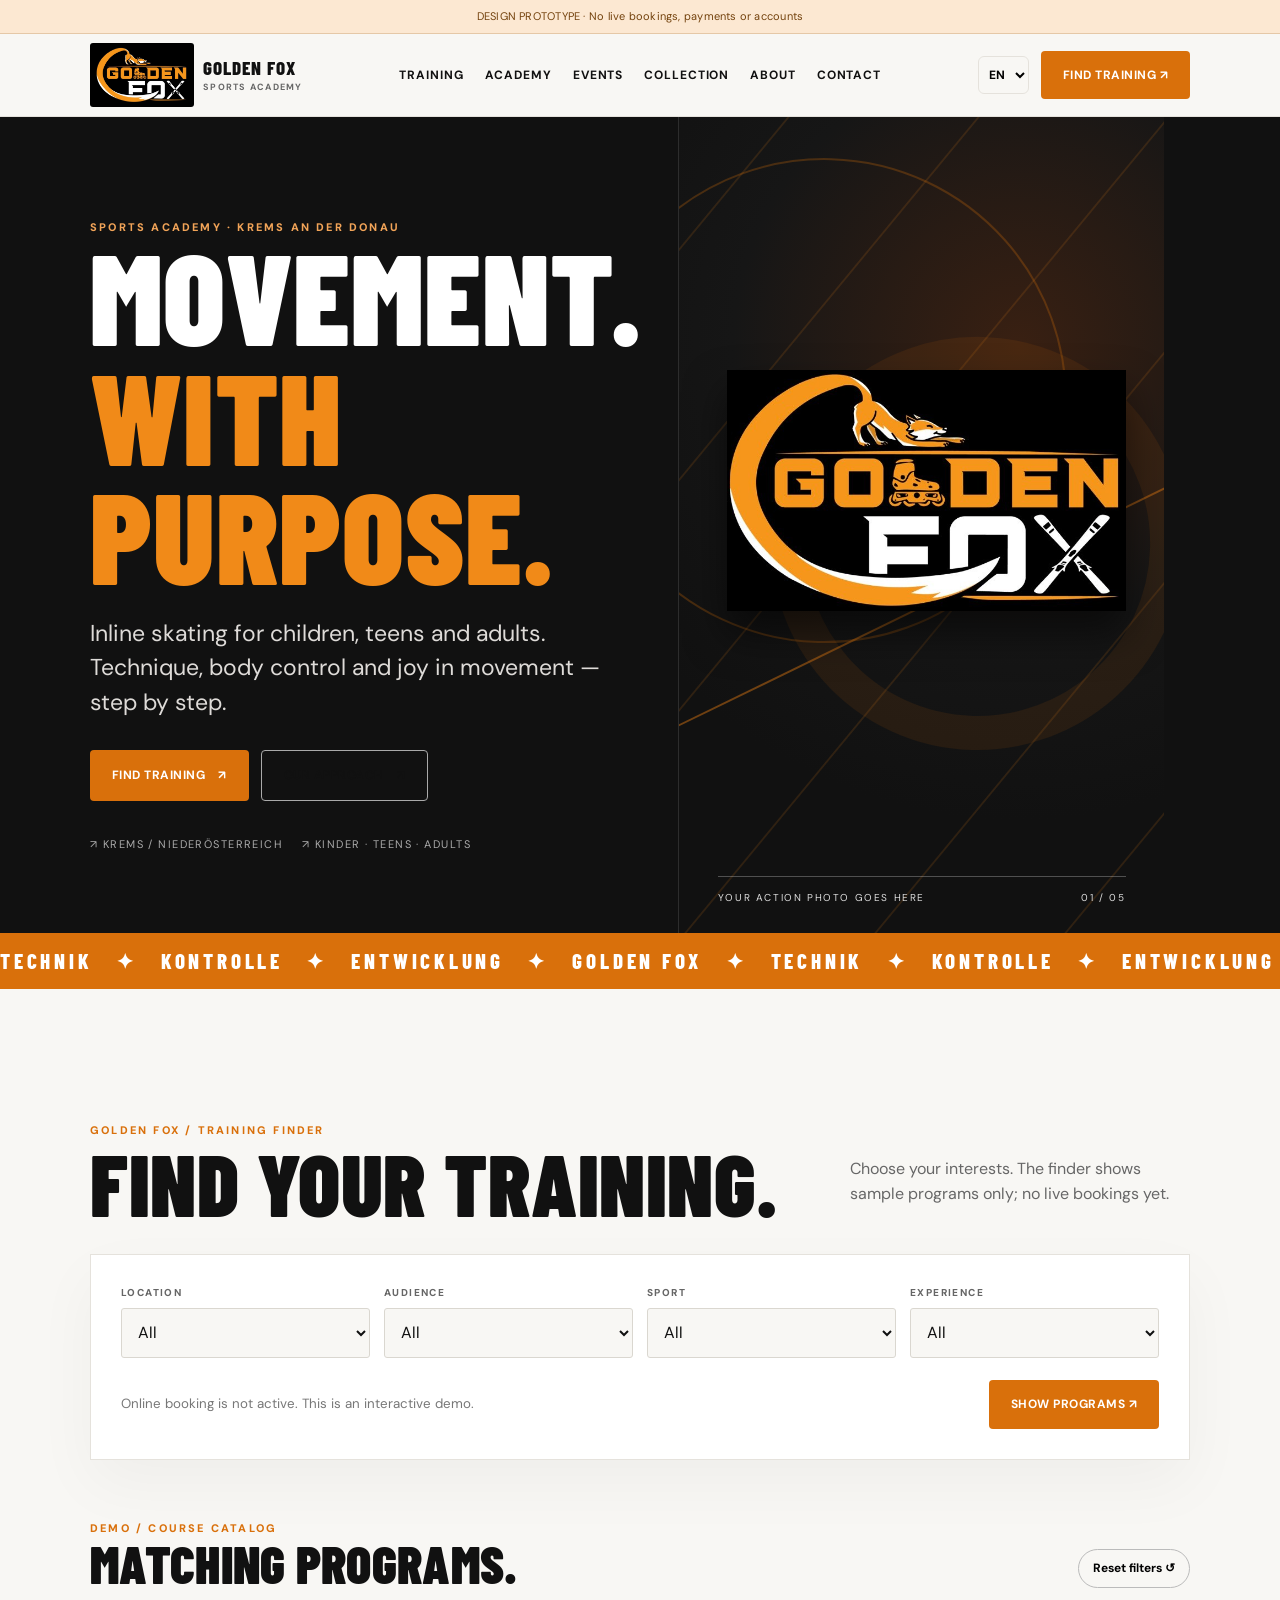
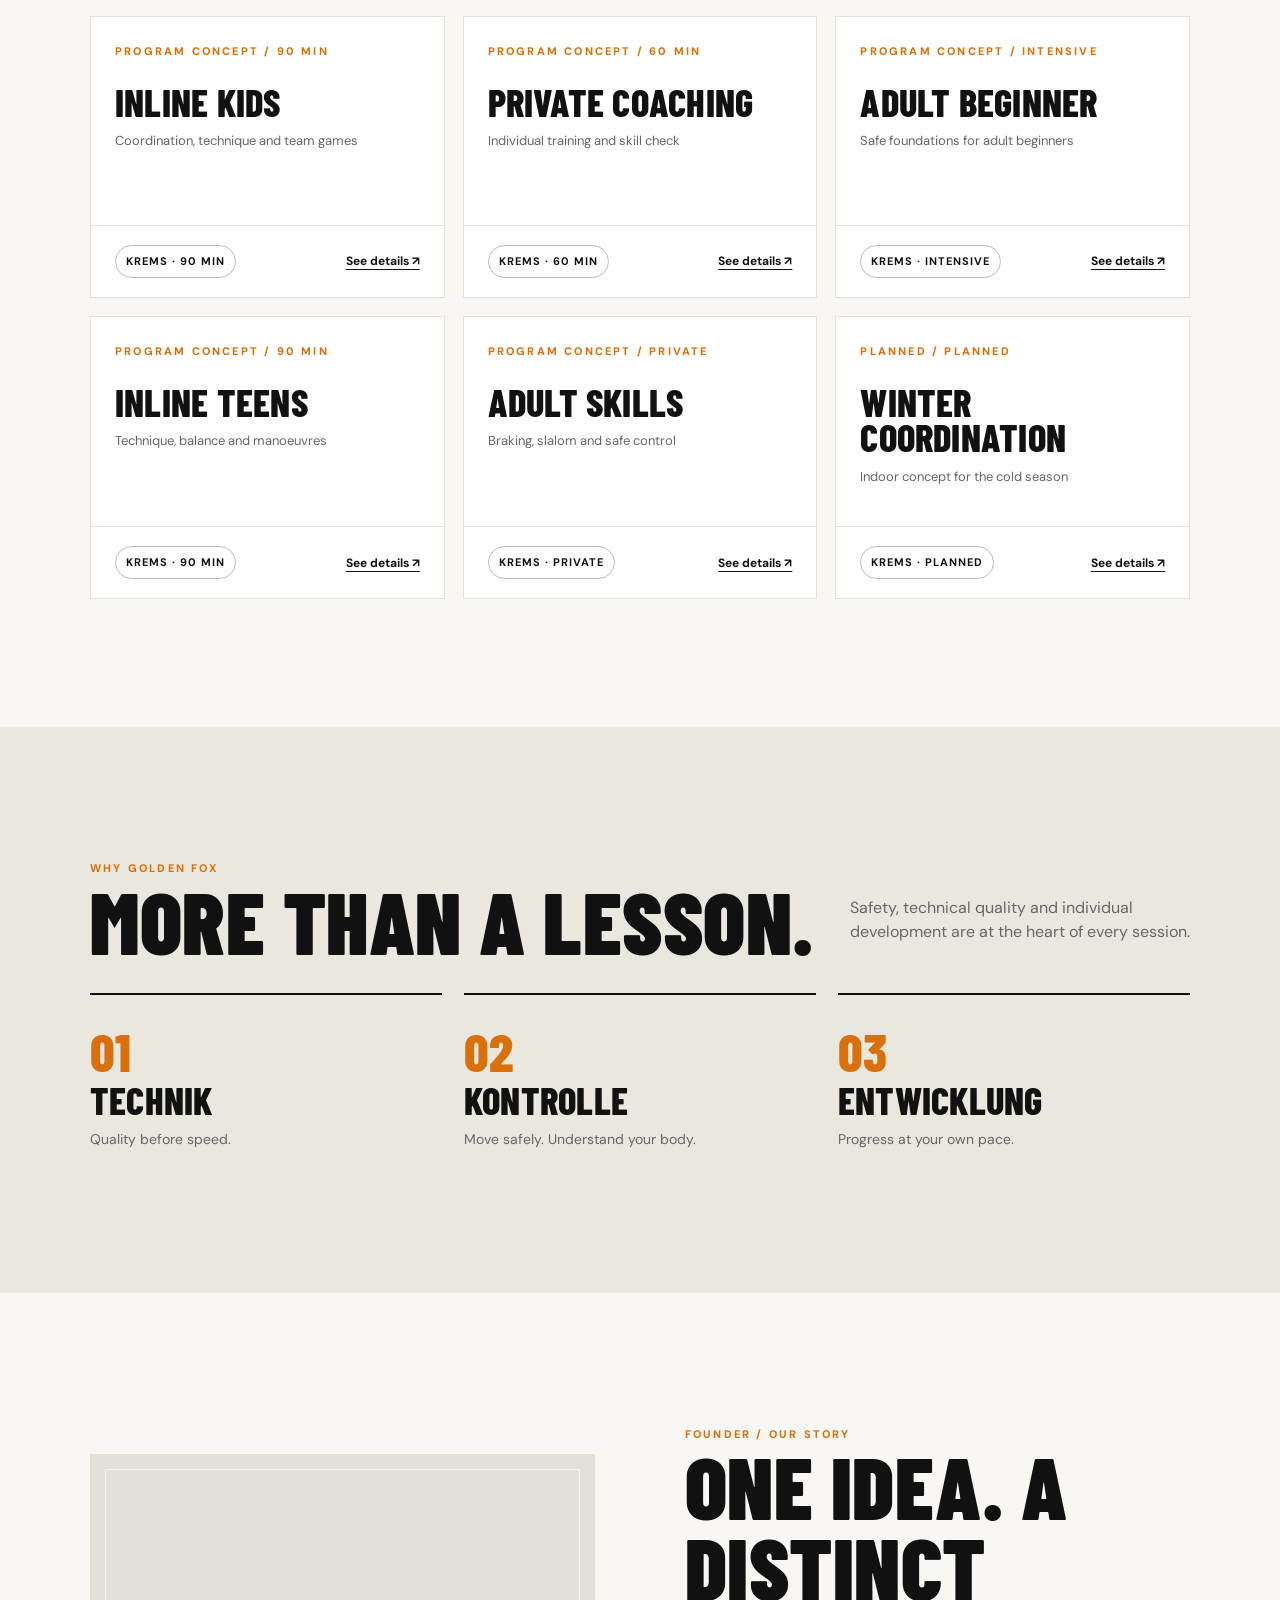
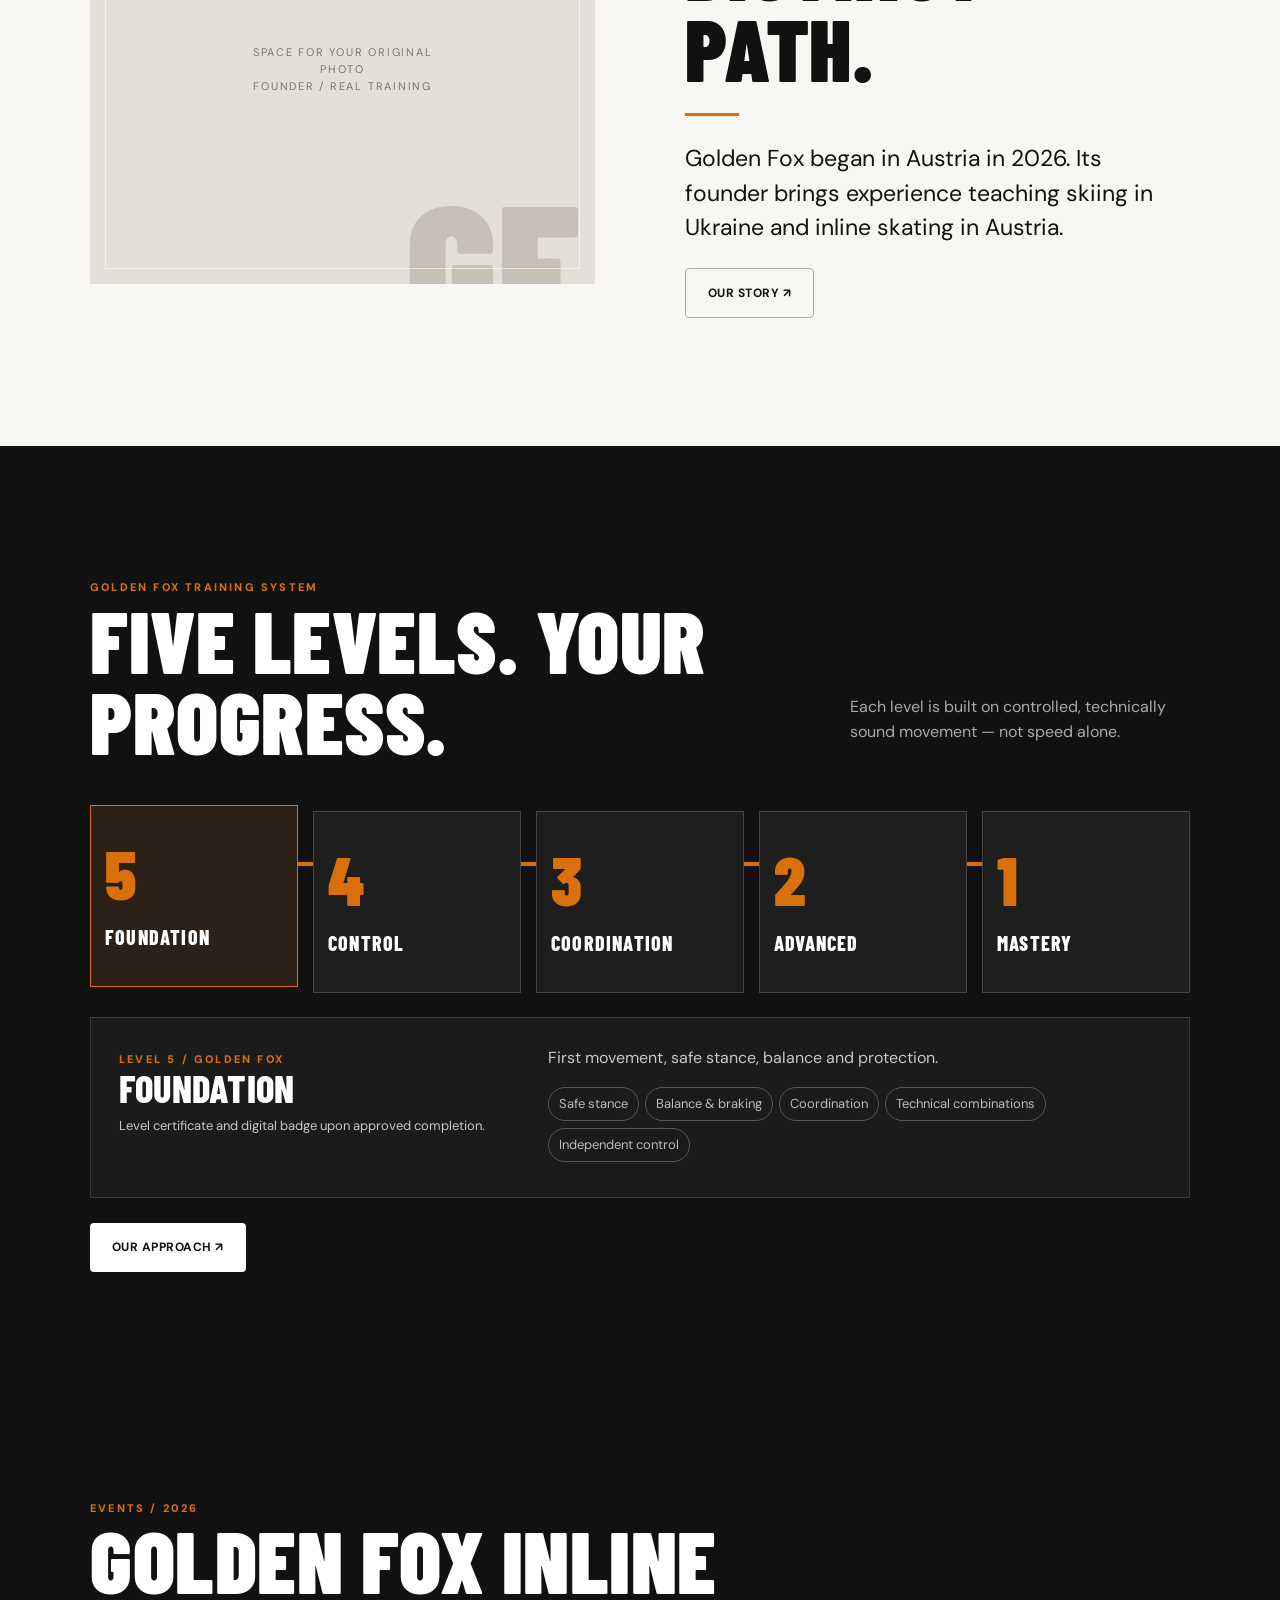
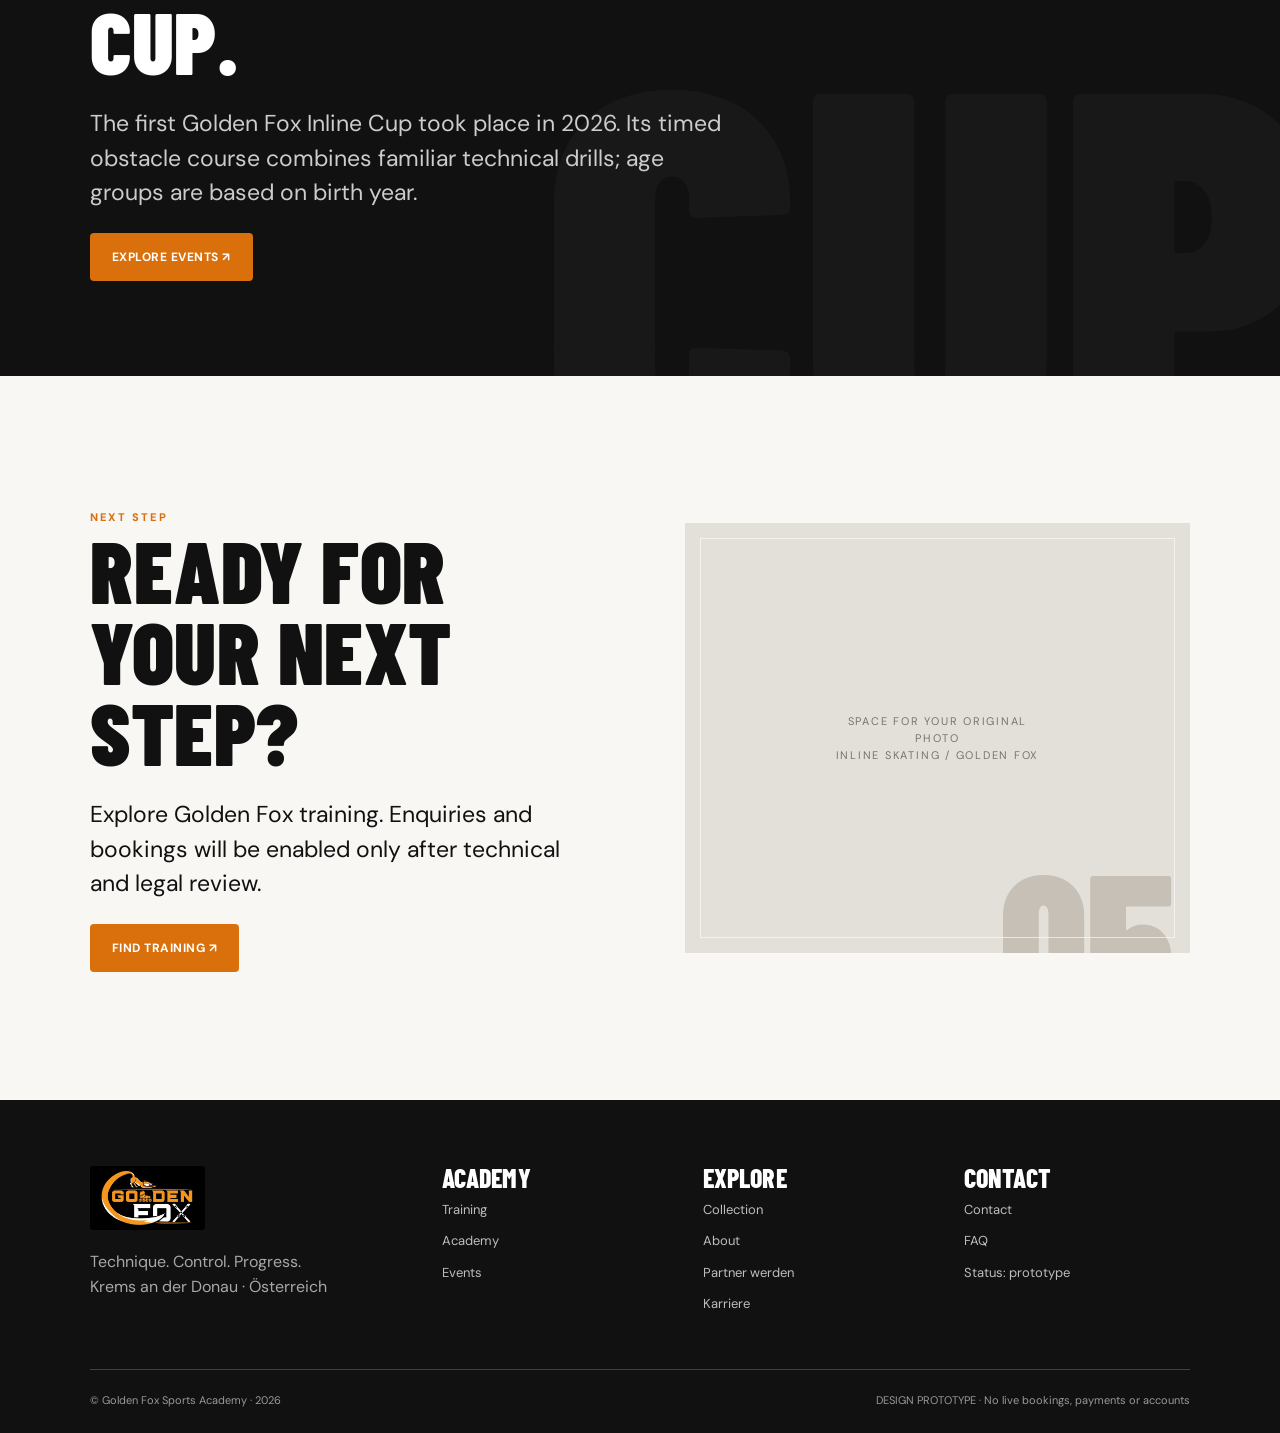
<file: index.html>
<!doctype html><html lang="de"><head><meta charset="utf-8"><meta name="viewport" content="width=device-width,initial-scale=1"><meta name="theme-color" content="#111111"><meta name="description" content="Golden Fox Sports Academy — Inline-Skating-Training mit System für Kinder, Jugendliche und Erwachsene in Krems an der Donau."><title>Home — Golden Fox Sports Academy</title><link rel="icon" type="image/png" href="golden-fox-logo.png"><link rel="stylesheet" href="style.css"></head><body data-page="index"><a href="#main" class="skip">Zum Inhalt springen</a><div id="app"></div><script defer src="app.js"></script></body></html>
</file>
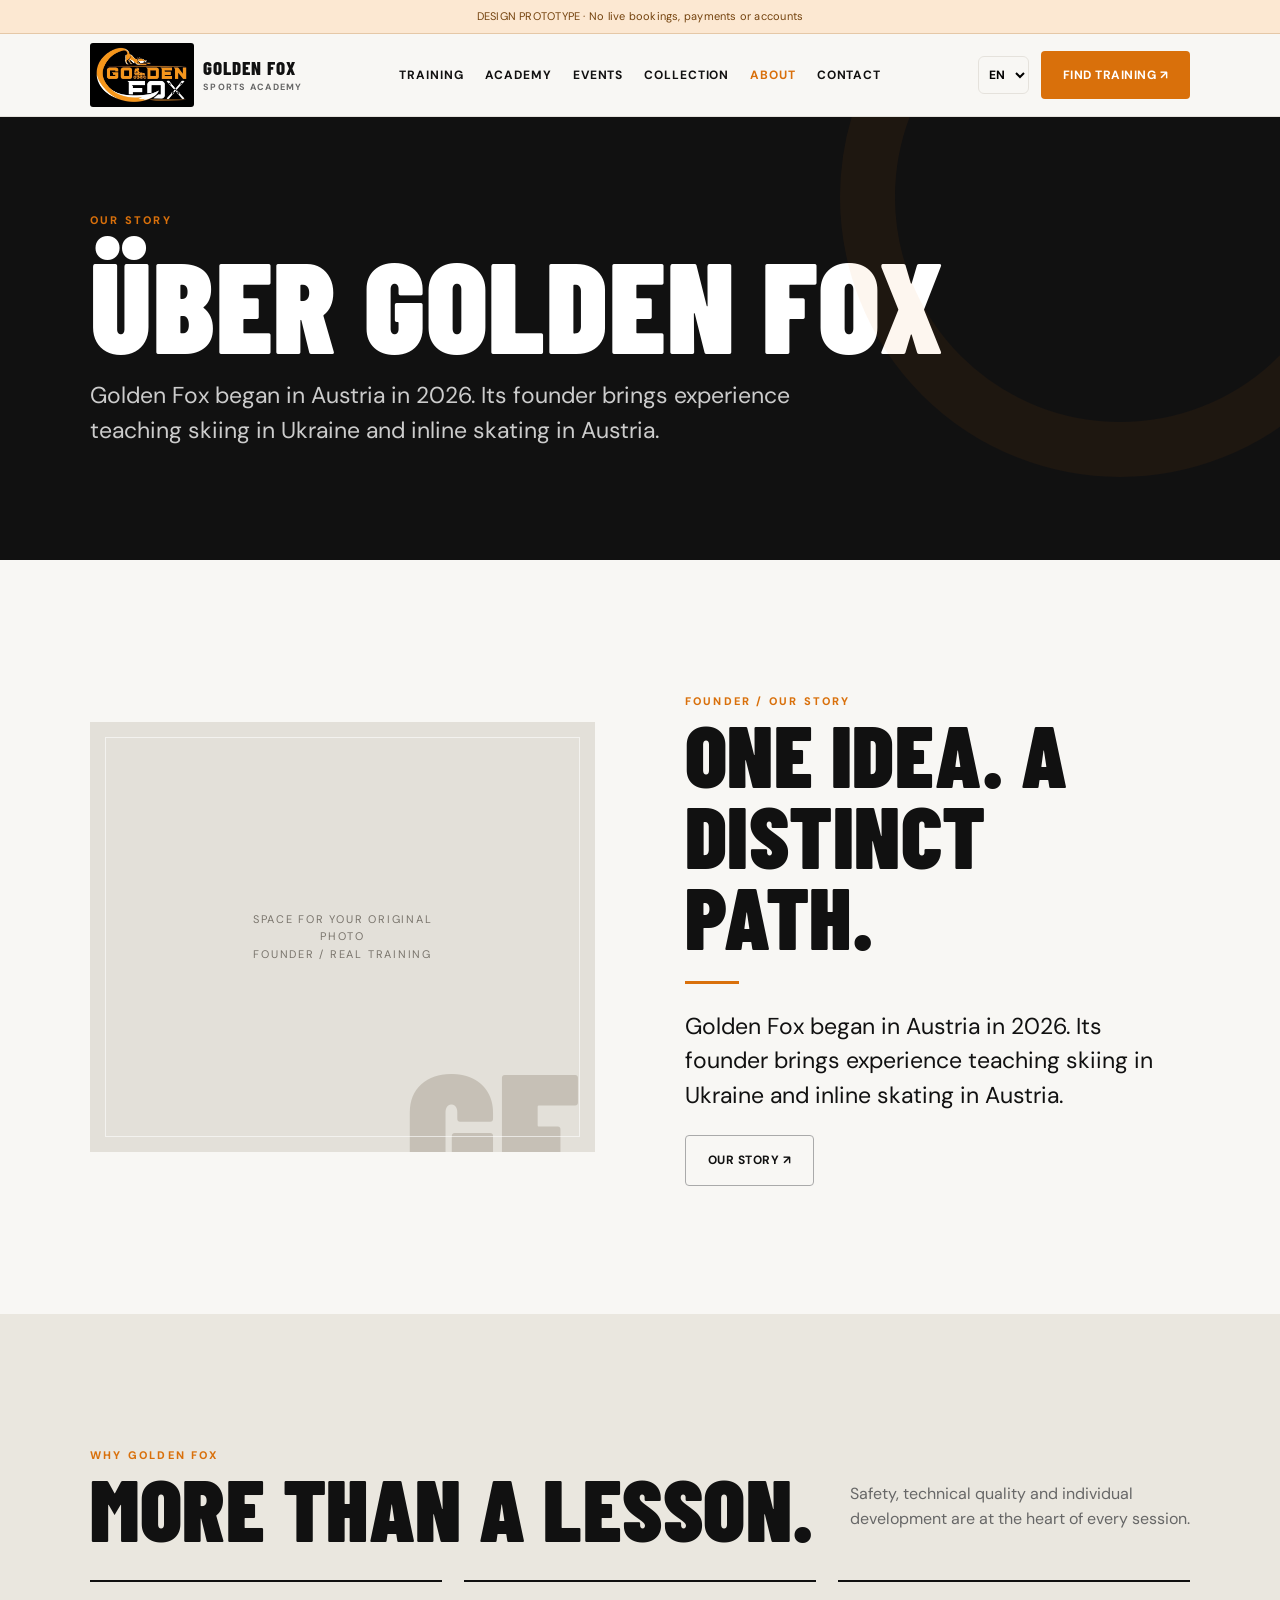
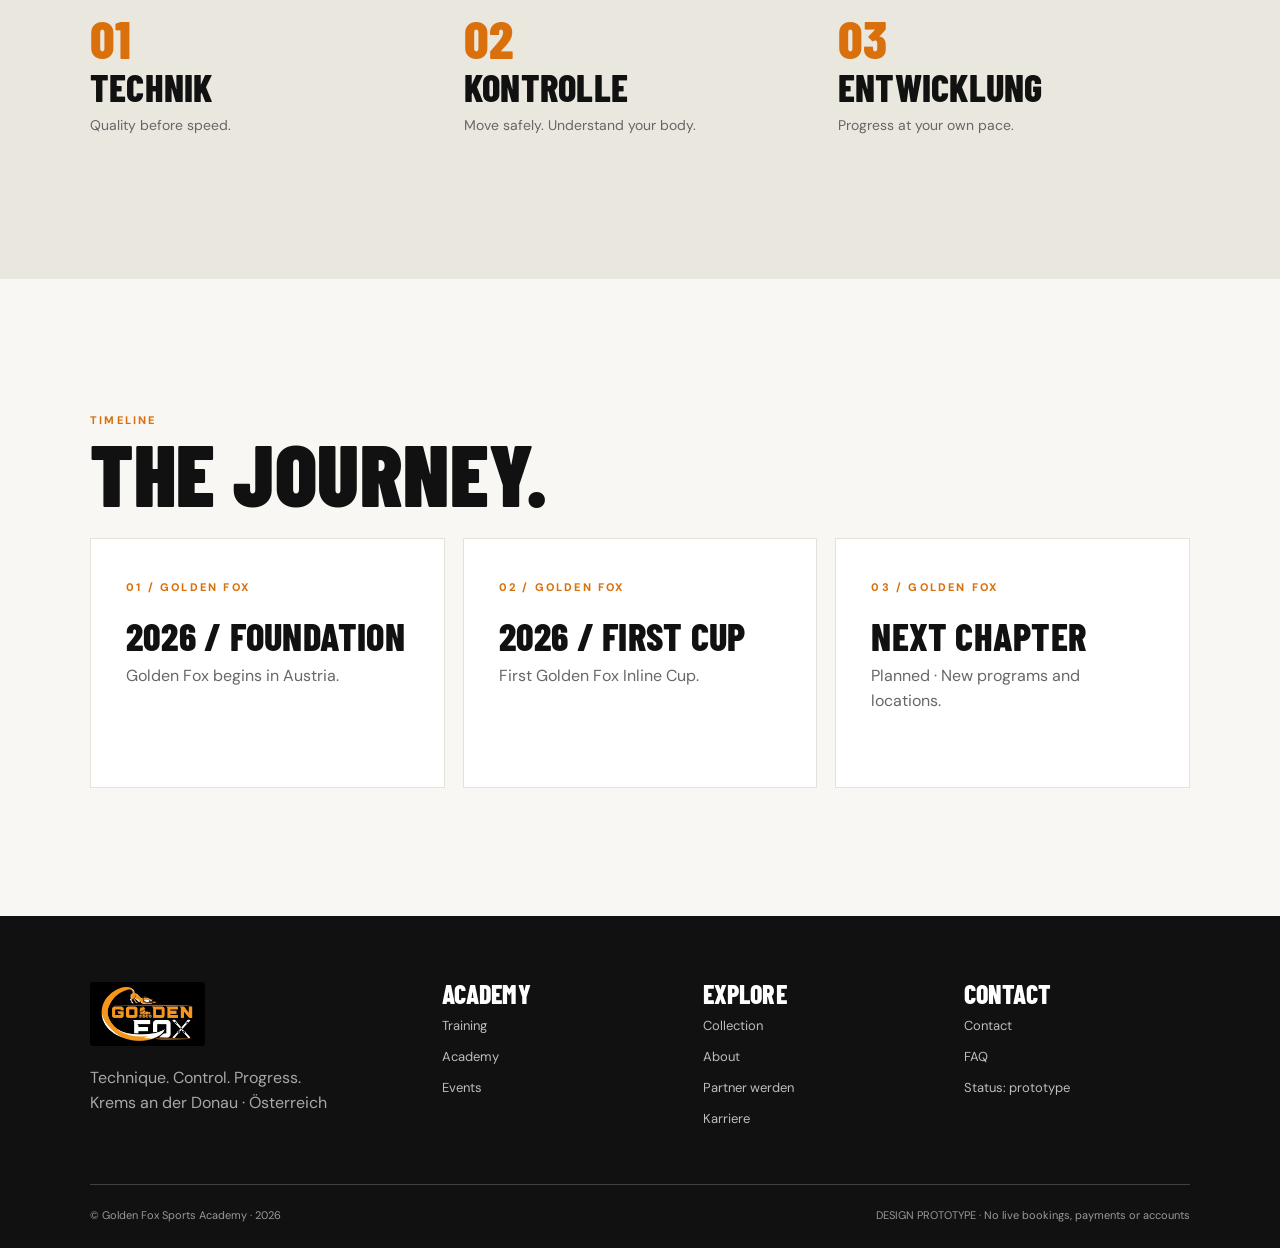
<file: about.html>
<!doctype html><html lang="de"><head><meta charset="utf-8"><meta name="viewport" content="width=device-width,initial-scale=1"><meta name="theme-color" content="#111111"><meta name="description" content="Golden Fox Sports Academy — Inline-Skating-Training mit System für Kinder, Jugendliche und Erwachsene in Krems an der Donau."><title>About — Golden Fox Sports Academy</title><link rel="icon" type="image/png" href="golden-fox-logo.png"><link rel="stylesheet" href="style.css"></head><body data-page="about"><a href="#main" class="skip">Zum Inhalt springen</a><div id="app"></div><script defer src="app.js"></script></body></html>
</file>
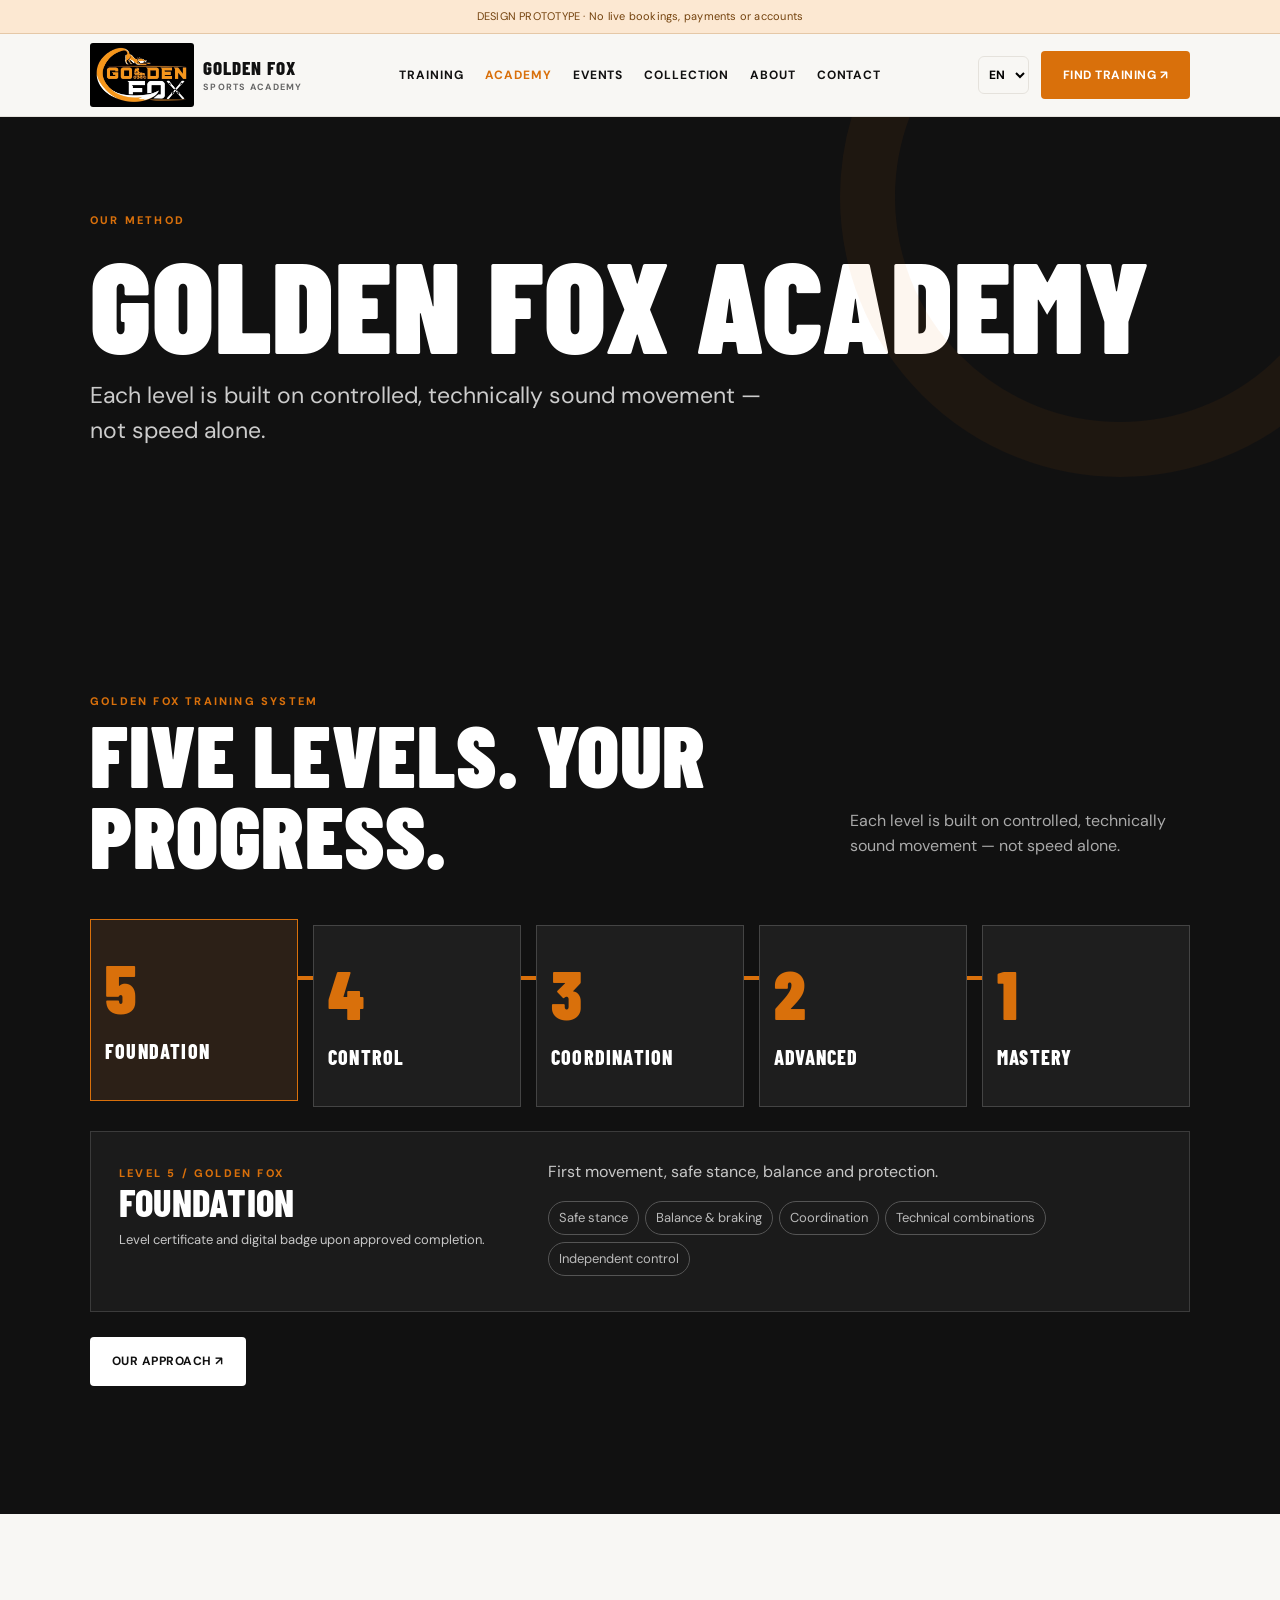
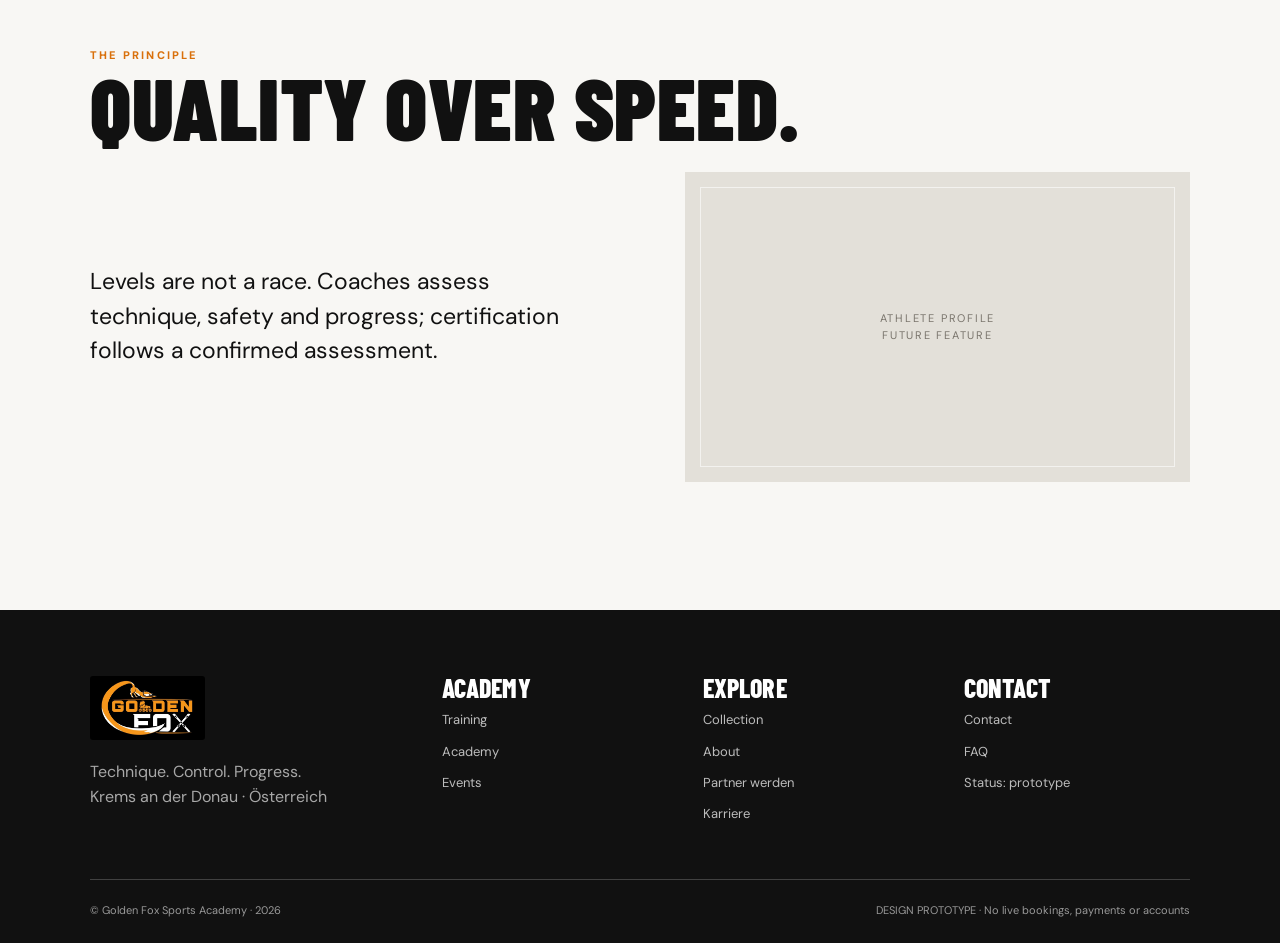
<file: academy.html>
<!doctype html><html lang="de"><head><meta charset="utf-8"><meta name="viewport" content="width=device-width,initial-scale=1"><meta name="theme-color" content="#111111"><meta name="description" content="Golden Fox Sports Academy — Inline-Skating-Training mit System für Kinder, Jugendliche und Erwachsene in Krems an der Donau."><title>Academy — Golden Fox Sports Academy</title><link rel="icon" type="image/png" href="golden-fox-logo.png"><link rel="stylesheet" href="style.css"></head><body data-page="academy"><a href="#main" class="skip">Zum Inhalt springen</a><div id="app"></div><script defer src="app.js"></script></body></html>
</file>
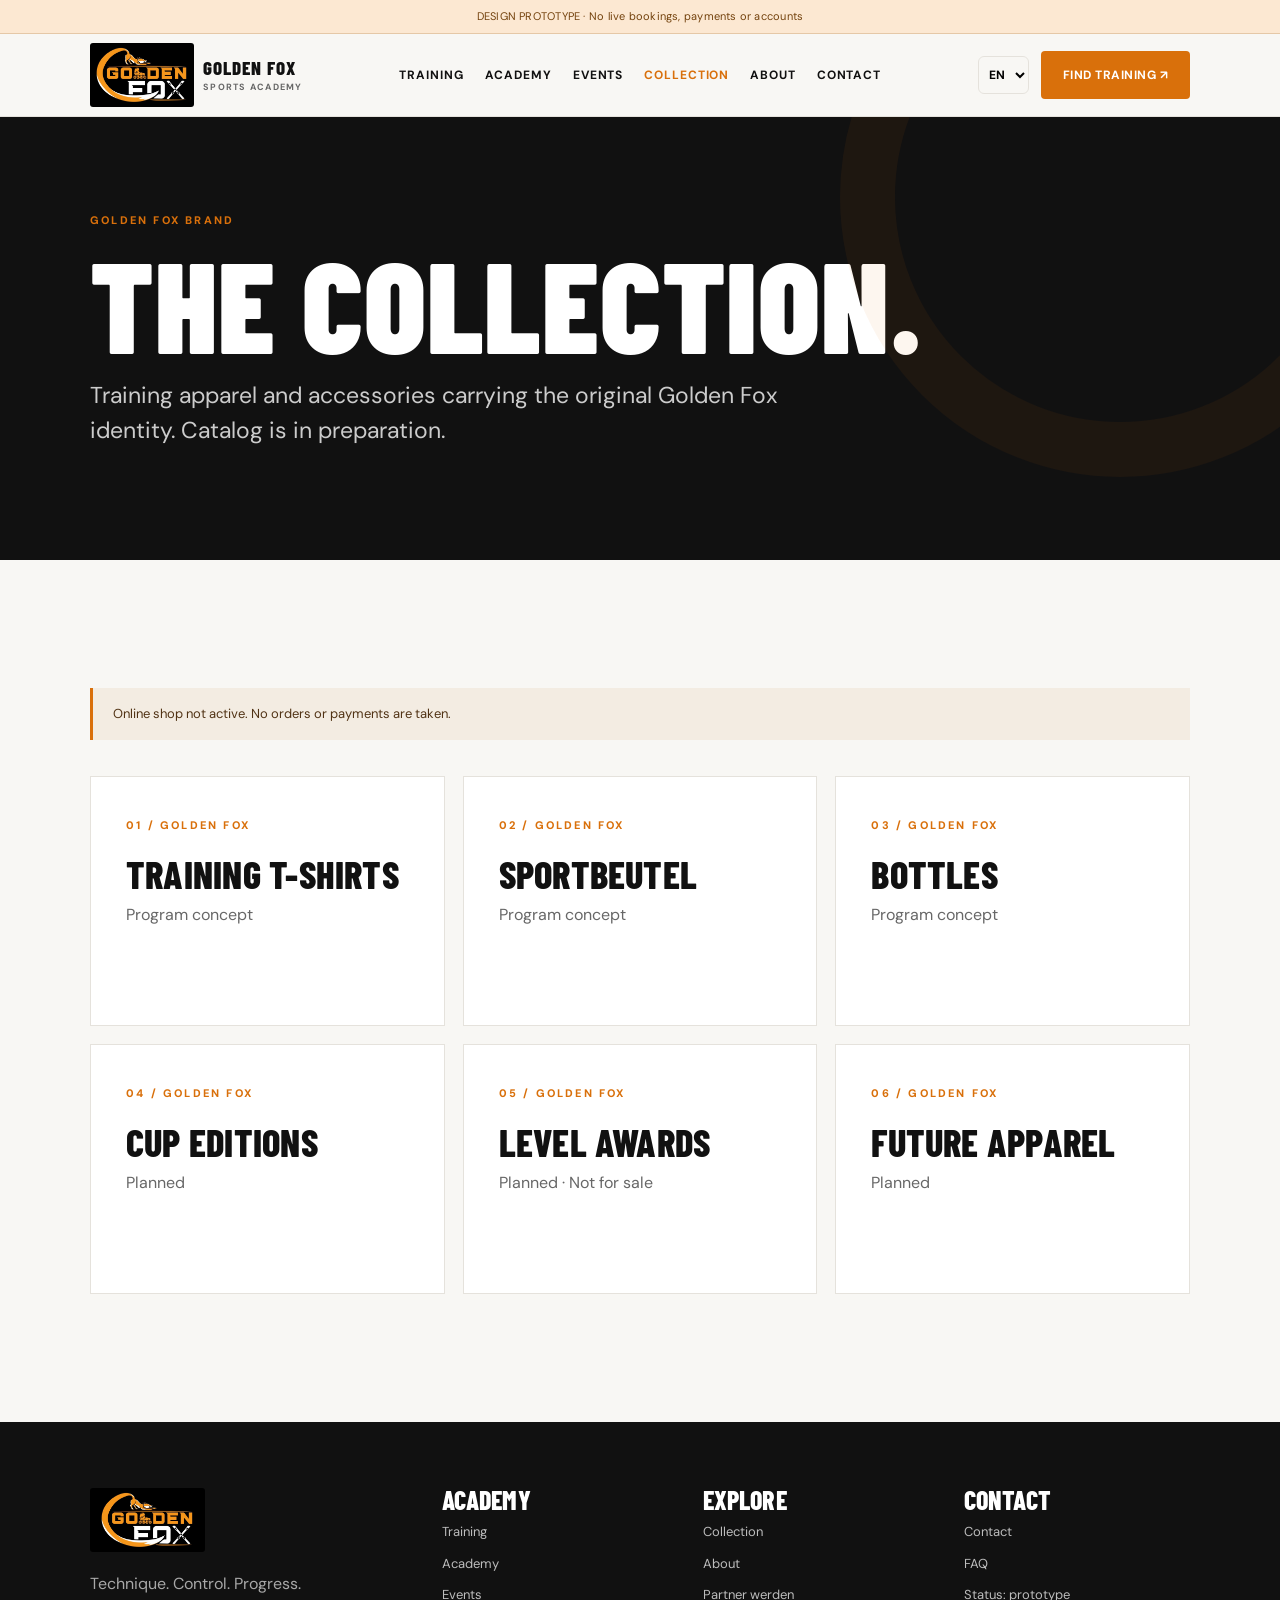
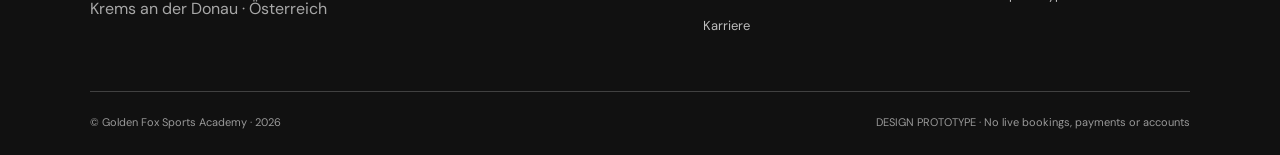
<file: collection.html>
<!doctype html><html lang="de"><head><meta charset="utf-8"><meta name="viewport" content="width=device-width,initial-scale=1"><meta name="theme-color" content="#111111"><meta name="description" content="Golden Fox Sports Academy — Inline-Skating-Training mit System für Kinder, Jugendliche und Erwachsene in Krems an der Donau."><title>Collection — Golden Fox Sports Academy</title><link rel="icon" type="image/png" href="golden-fox-logo.png"><link rel="stylesheet" href="style.css"></head><body data-page="collection"><a href="#main" class="skip">Zum Inhalt springen</a><div id="app"></div><script defer src="app.js"></script></body></html>
</file>
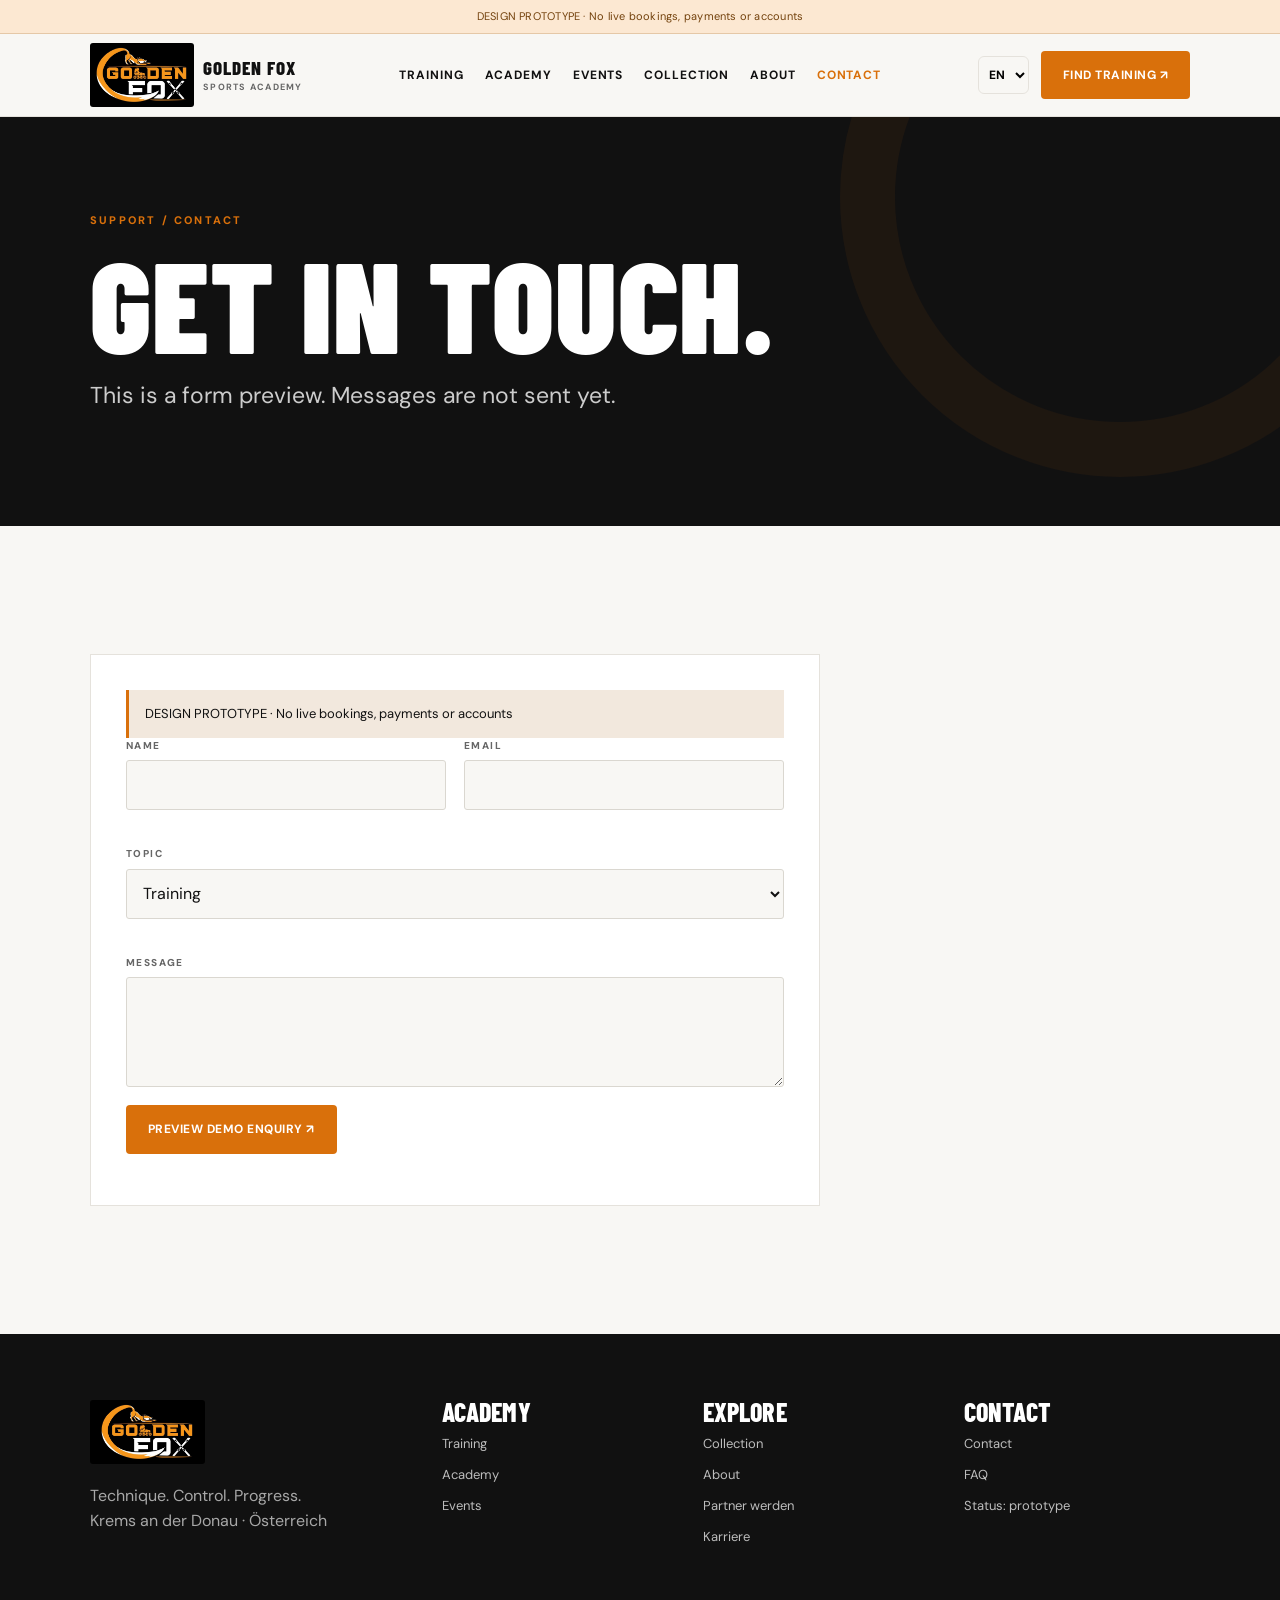
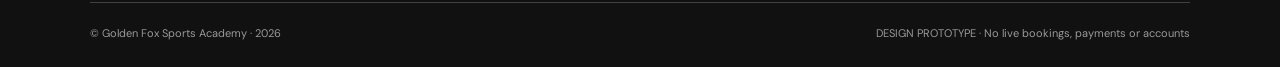
<file: contact.html>
<!doctype html><html lang="de"><head><meta charset="utf-8"><meta name="viewport" content="width=device-width,initial-scale=1"><meta name="theme-color" content="#111111"><meta name="description" content="Golden Fox Sports Academy — Inline-Skating-Training mit System für Kinder, Jugendliche und Erwachsene in Krems an der Donau."><title>Kontakt — Golden Fox Sports Academy</title><link rel="icon" type="image/png" href="golden-fox-logo.png"><link rel="stylesheet" href="style.css"></head><body data-page="contact"><a href="#main" class="skip">Zum Inhalt springen</a><div id="app"></div><script defer src="app.js"></script></body></html>
</file>
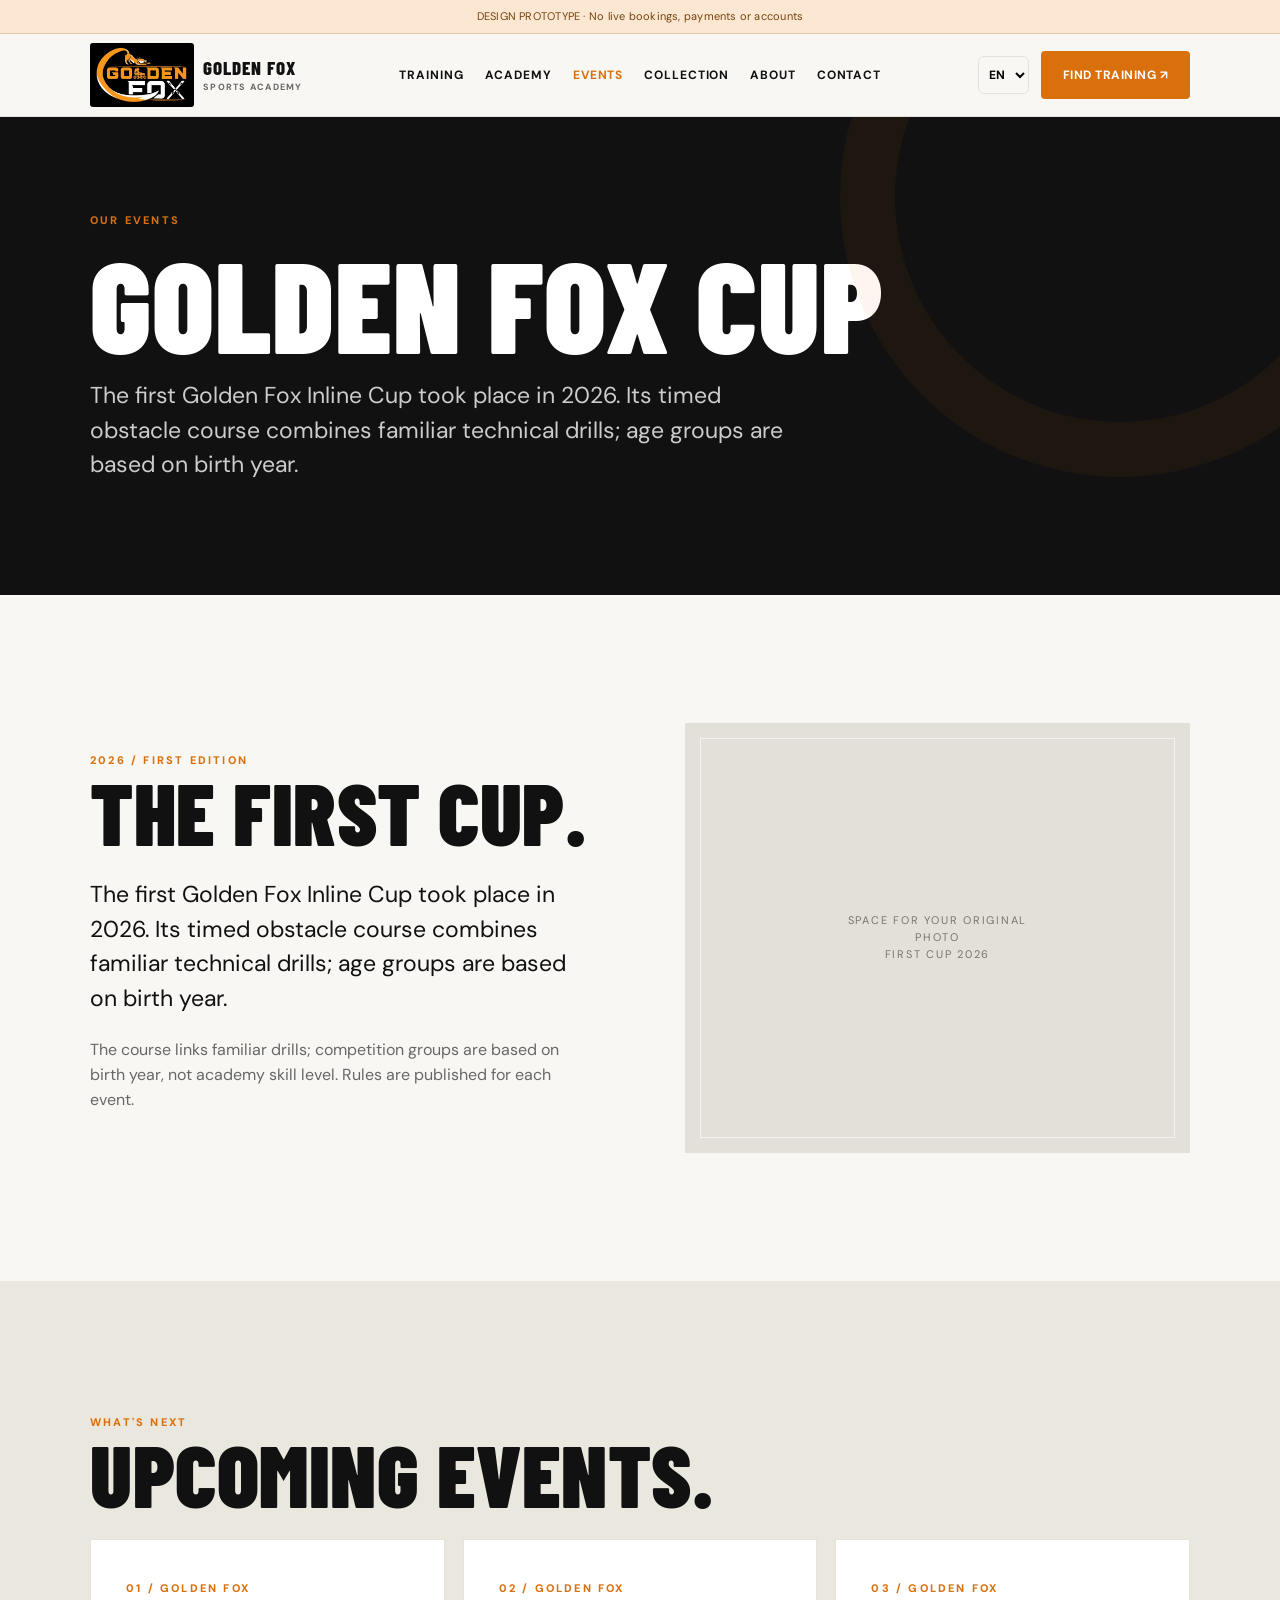
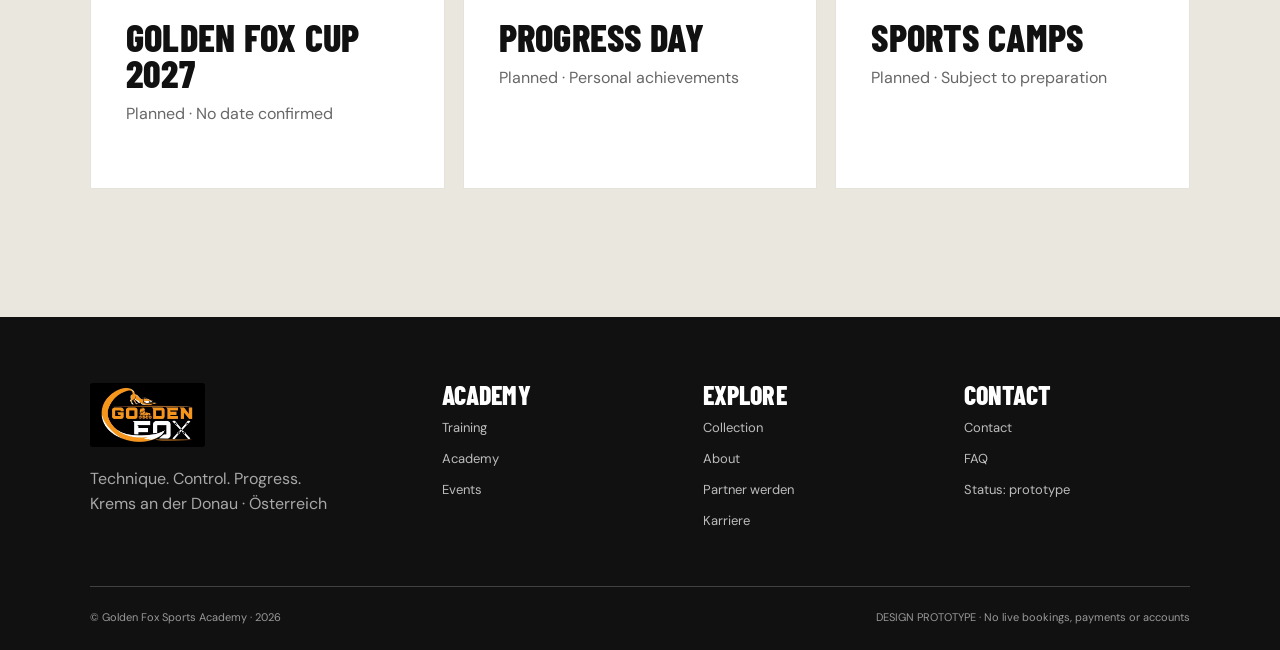
<file: events.html>
<!doctype html><html lang="de"><head><meta charset="utf-8"><meta name="viewport" content="width=device-width,initial-scale=1"><meta name="theme-color" content="#111111"><meta name="description" content="Golden Fox Sports Academy — Inline-Skating-Training mit System für Kinder, Jugendliche und Erwachsene in Krems an der Donau."><title>Events — Golden Fox Sports Academy</title><link rel="icon" type="image/png" href="golden-fox-logo.png"><link rel="stylesheet" href="style.css"></head><body data-page="events"><a href="#main" class="skip">Zum Inhalt springen</a><div id="app"></div><script defer src="app.js"></script></body></html>
</file>
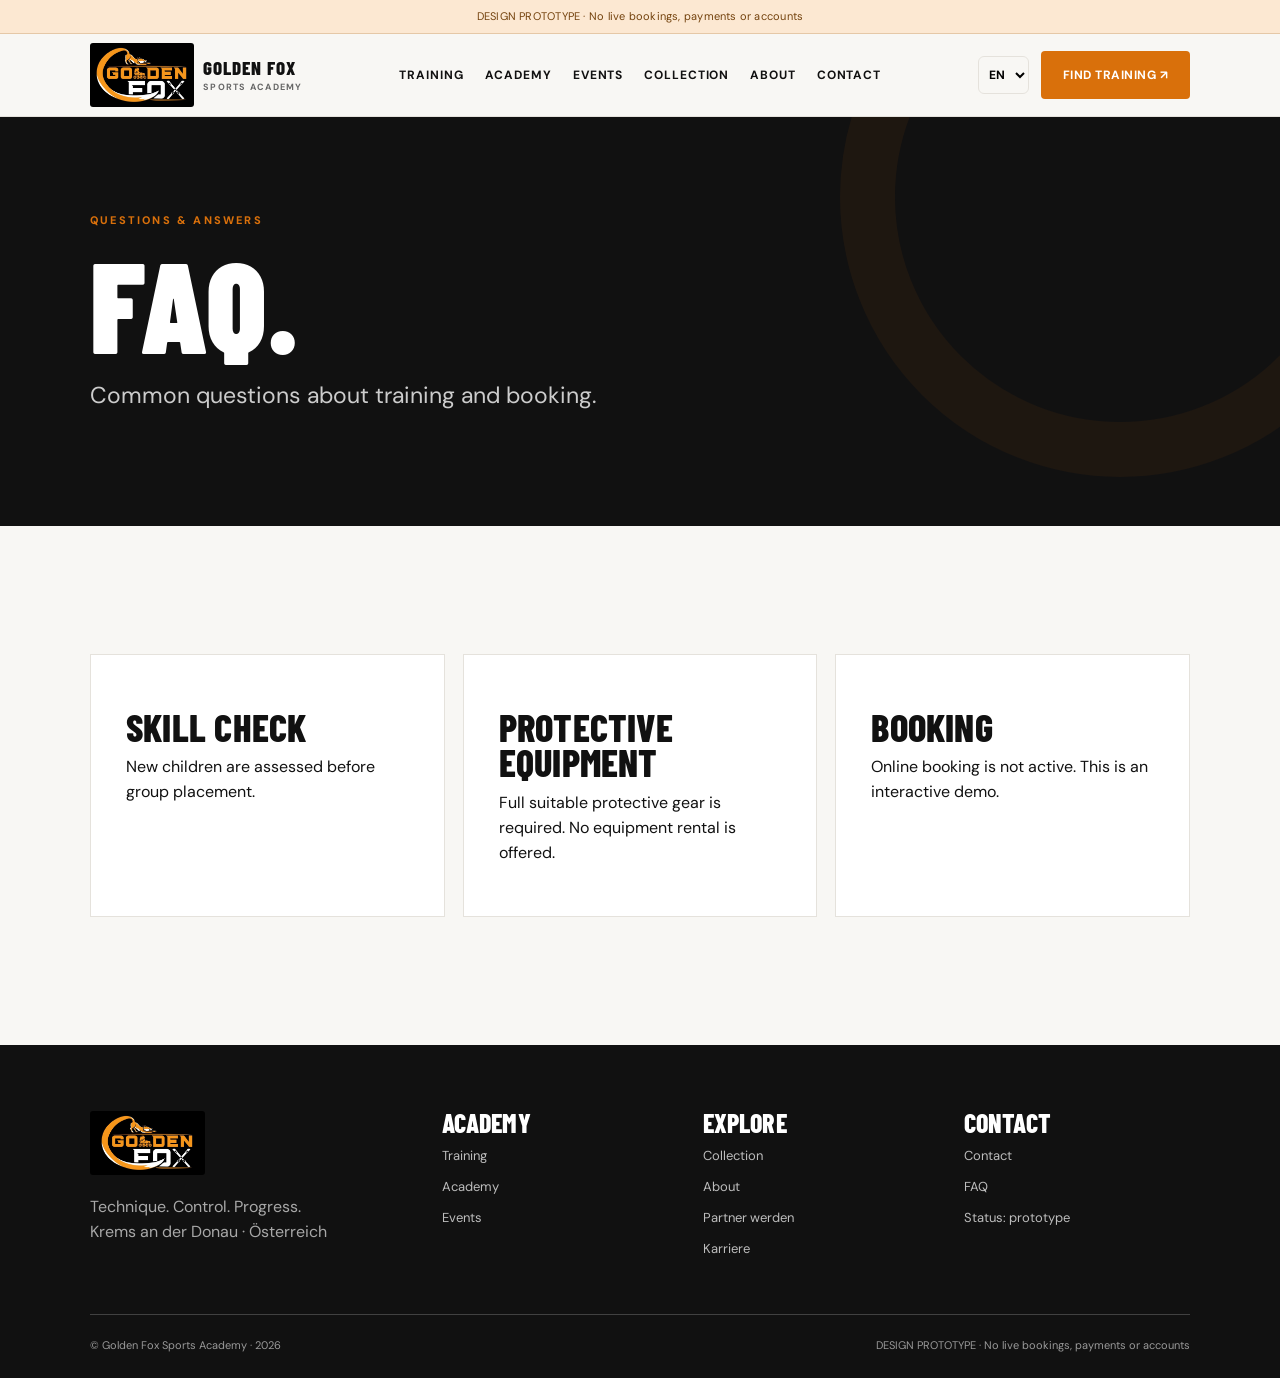
<file: faq.html>
<!doctype html><html lang="de"><head><meta charset="utf-8"><meta name="viewport" content="width=device-width,initial-scale=1"><meta name="theme-color" content="#111111"><meta name="description" content="Golden Fox Sports Academy — Inline-Skating-Training mit System für Kinder, Jugendliche und Erwachsene in Krems an der Donau."><title>FAQ — Golden Fox Sports Academy</title><link rel="icon" type="image/png" href="golden-fox-logo.png"><link rel="stylesheet" href="style.css"></head><body data-page="faq"><a href="#main" class="skip">Zum Inhalt springen</a><div id="app"></div><script defer src="app.js"></script></body></html>
</file>
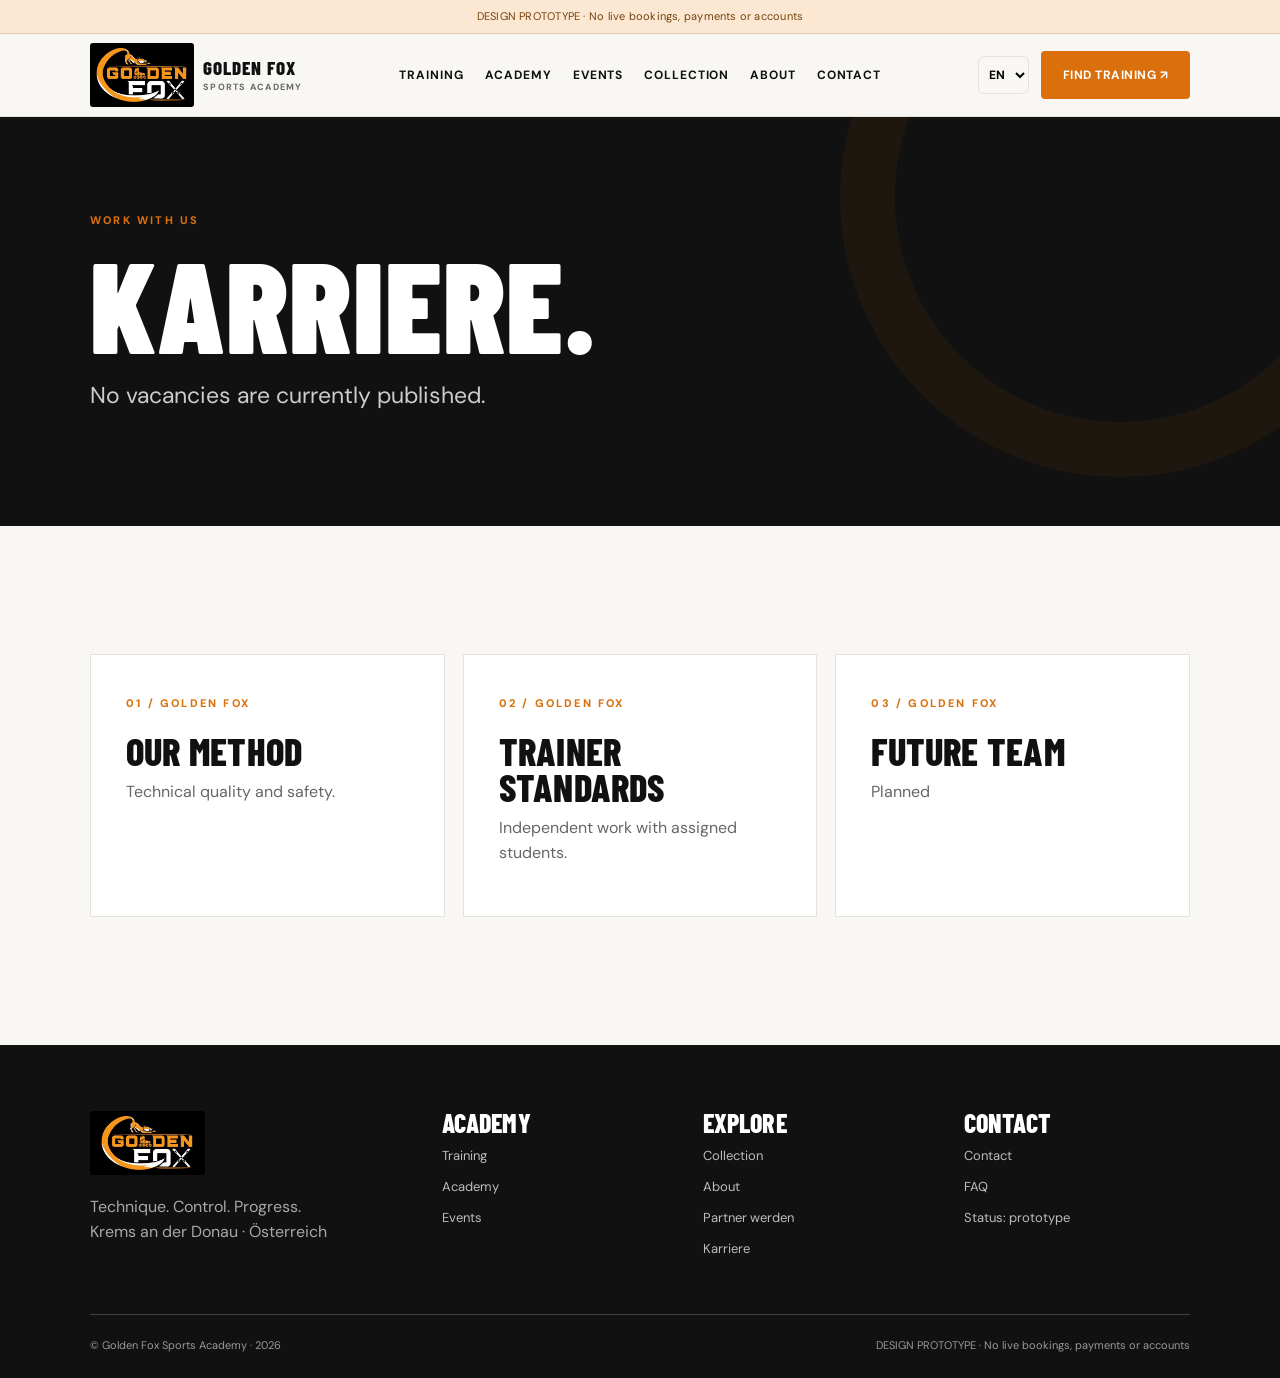
<file: karriere.html>
<!doctype html><html lang="de"><head><meta charset="utf-8"><meta name="viewport" content="width=device-width,initial-scale=1"><meta name="theme-color" content="#111111"><meta name="description" content="Golden Fox Sports Academy — Inline-Skating-Training mit System für Kinder, Jugendliche und Erwachsene in Krems an der Donau."><title>Karriere — Golden Fox Sports Academy</title><link rel="icon" type="image/png" href="golden-fox-logo.png"><link rel="stylesheet" href="style.css"></head><body data-page="karriere"><a href="#main" class="skip">Zum Inhalt springen</a><div id="app"></div><script defer src="app.js"></script></body></html>
</file>
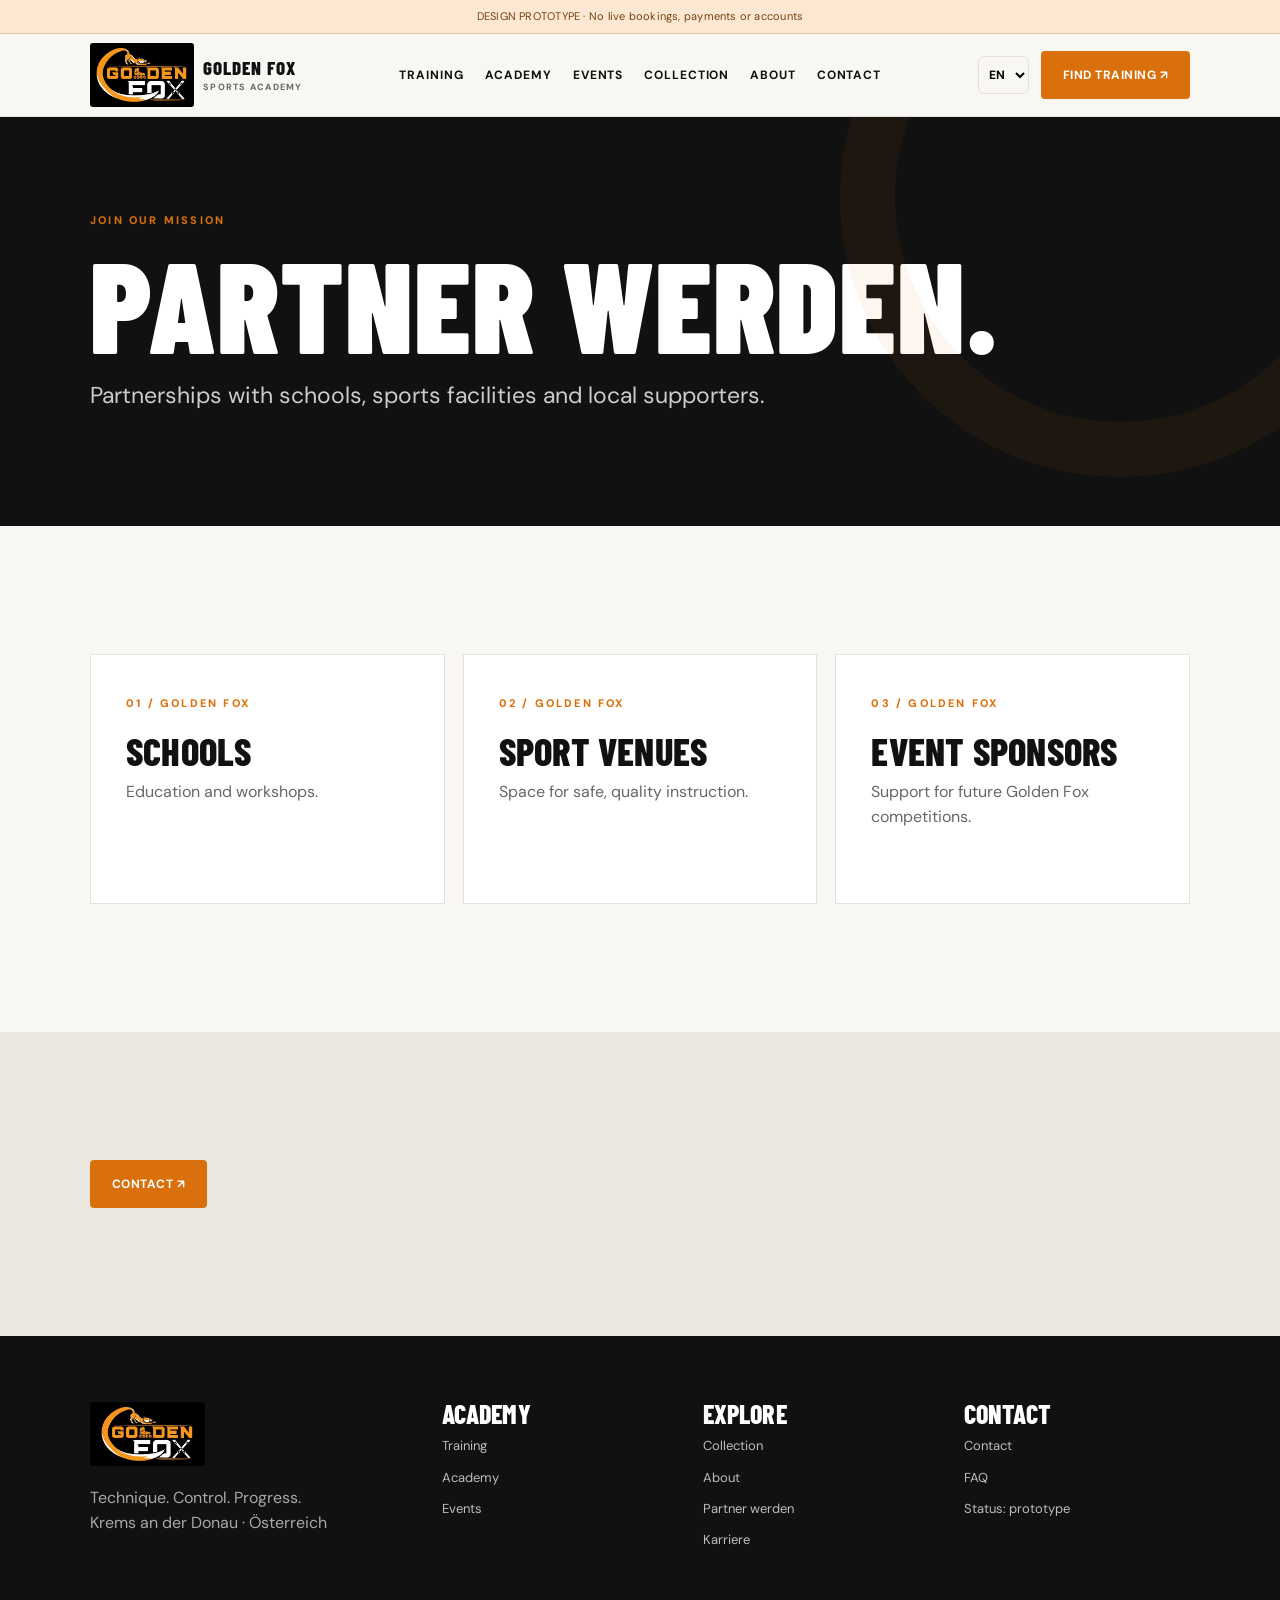
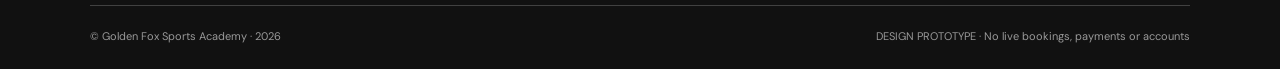
<file: partner.html>
<!doctype html><html lang="de"><head><meta charset="utf-8"><meta name="viewport" content="width=device-width,initial-scale=1"><meta name="theme-color" content="#111111"><meta name="description" content="Golden Fox Sports Academy — Inline-Skating-Training mit System für Kinder, Jugendliche und Erwachsene in Krems an der Donau."><title>Partner werden — Golden Fox Sports Academy</title><link rel="icon" type="image/png" href="golden-fox-logo.png"><link rel="stylesheet" href="style.css"></head><body data-page="partner"><a href="#main" class="skip">Zum Inhalt springen</a><div id="app"></div><script defer src="app.js"></script></body></html>
</file>
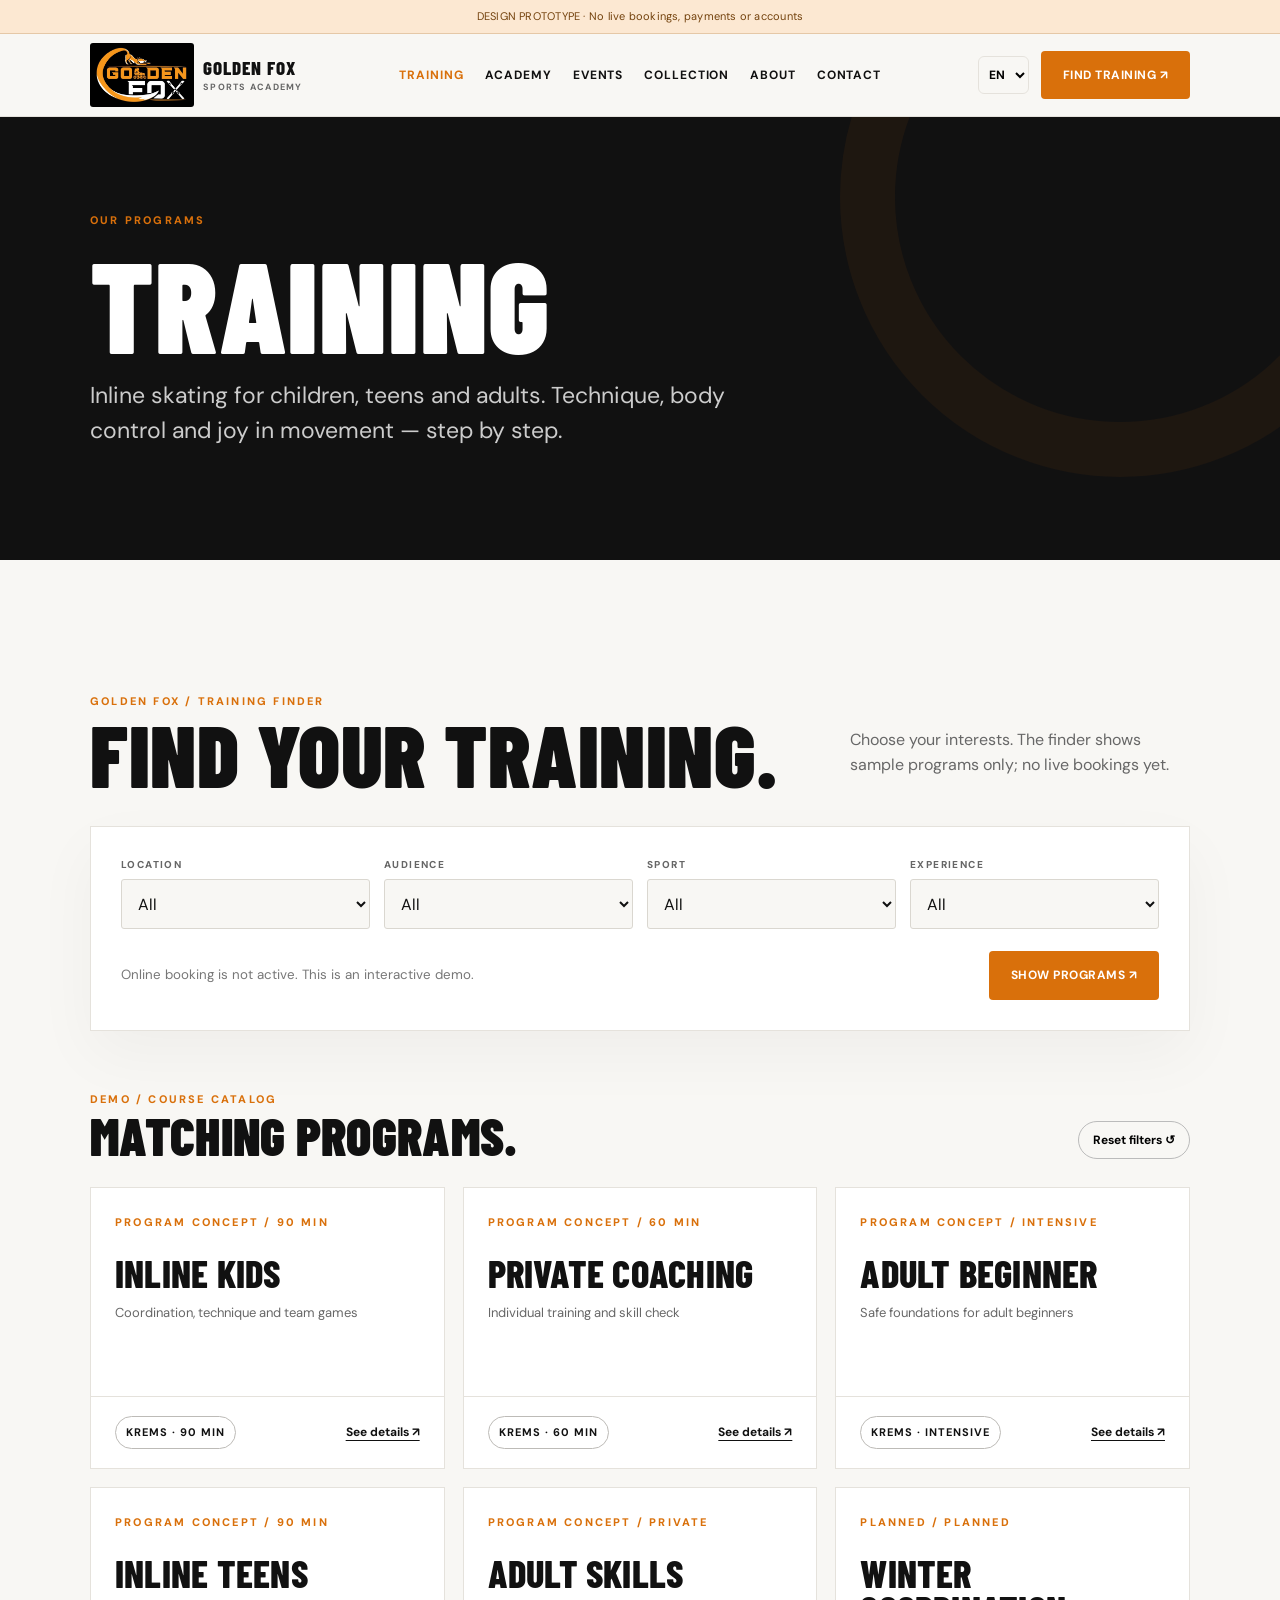
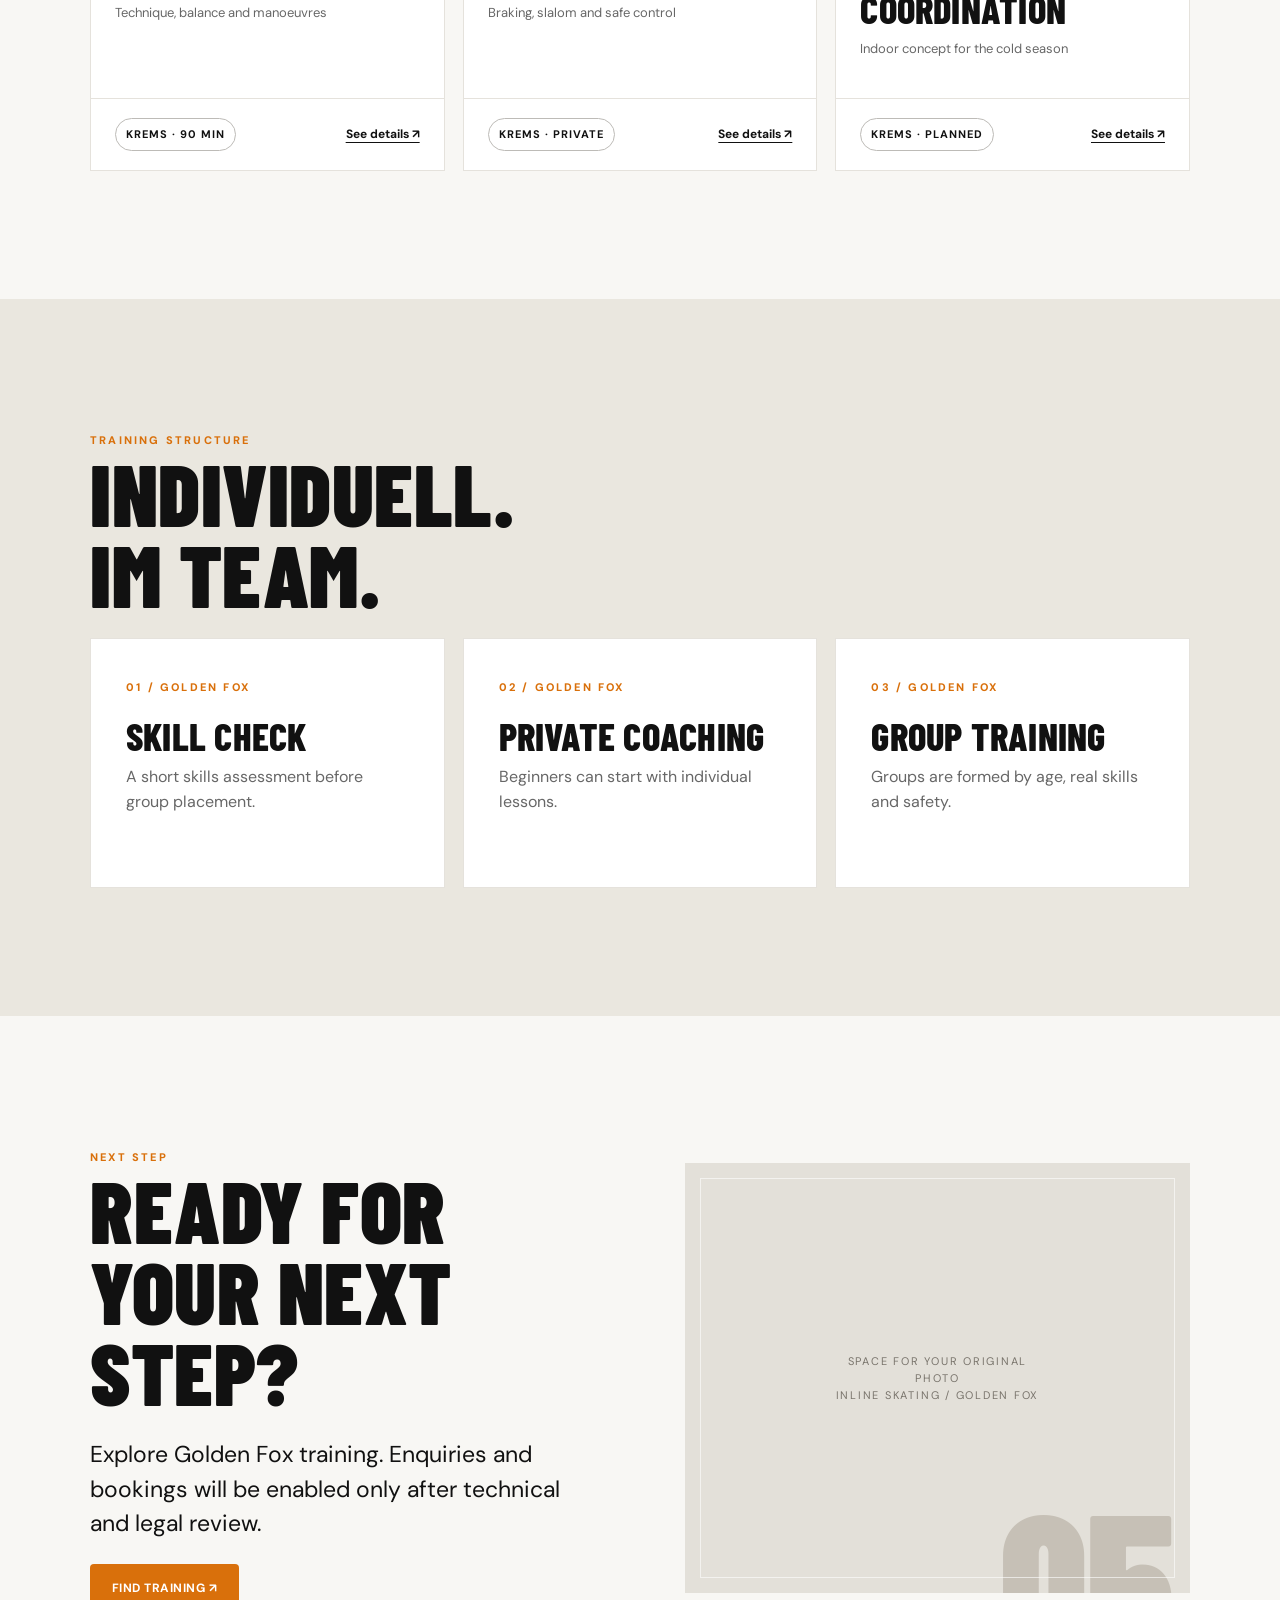
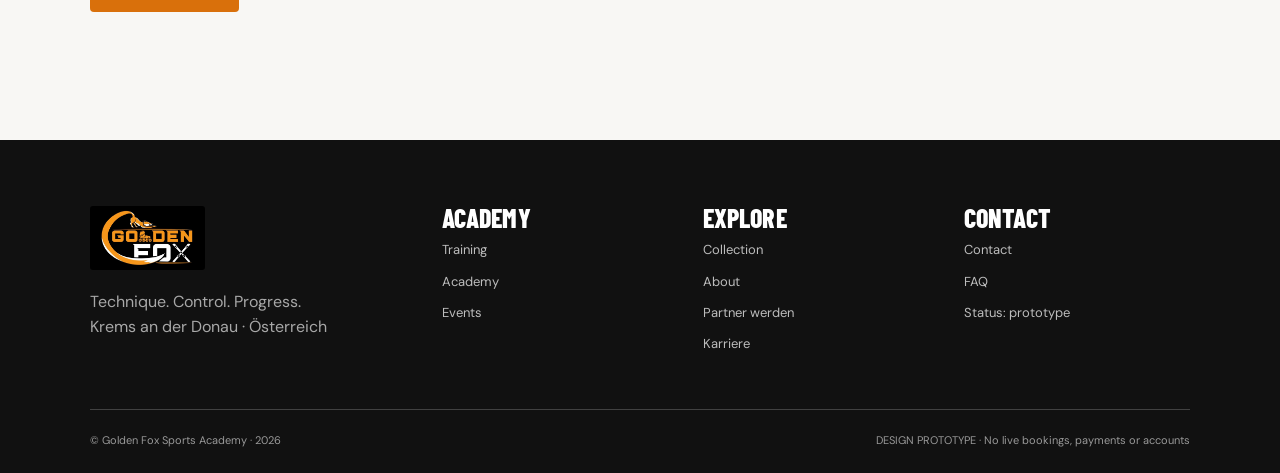
<file: trainings.html>
<!doctype html><html lang="de"><head><meta charset="utf-8"><meta name="viewport" content="width=device-width,initial-scale=1"><meta name="theme-color" content="#111111"><meta name="description" content="Golden Fox Sports Academy — Inline-Skating-Training mit System für Kinder, Jugendliche und Erwachsene in Krems an der Donau."><title>Trainings — Golden Fox Sports Academy</title><link rel="icon" type="image/png" href="golden-fox-logo.png"><link rel="stylesheet" href="style.css"></head><body data-page="trainings"><a href="#main" class="skip">Zum Inhalt springen</a><div id="app"></div><script defer src="app.js"></script></body></html>
</file>
<file: style.css>
@import url('https://fonts.googleapis.com/css2?family=Barlow+Condensed:wght@500;600;700;800;900&family=DM+Sans:wght@400;500;600;700&display=swap');
:root{--ink:#111111;--orange:#d9700b;--original:#f6961b;--white:#fff;--paper:#f8f7f4;--muted:#676767;--stroke:#e5e2dc;--radius:14px;--width:1220px}*{box-sizing:border-box}html{scroll-behavior:smooth}body{margin:0;color:var(--ink);background:var(--paper);font:16px/1.55 'DM Sans',Arial,sans-serif}button,input,select,textarea{font:inherit}button{cursor:pointer}a{color:inherit;text-decoration:none}img{max-width:100%;display:block}.container{max-width:var(--width);margin:auto;padding-left:clamp(20px,5vw,60px);padding-right:clamp(20px,5vw,60px)}.skip{position:absolute;left:-9999px;top:8px;background:#fff;padding:12px;z-index:999}.skip:focus{left:8px}.site-header{position:sticky;top:0;z-index:50;background:rgba(248,247,244,.95);border-bottom:1px solid var(--stroke);backdrop-filter:blur(20px)}.header-row{height:82px;display:flex;align-items:center;justify-content:space-between;gap:20px}.brand{display:flex;align-items:center;gap:9px}.brand img{width:104px;height:64px;object-fit:contain;background:#000;border-radius:3px;padding:4px}.brand-name{font-family:'Barlow Condensed',Impact,sans-serif;font-size:19px;line-height:.92;font-weight:800;letter-spacing:.055em}.brand-name small{display:block;color:var(--muted);font-family:'DM Sans',sans-serif;font-size:9px;font-weight:700;letter-spacing:.14em;margin-top:6px}.nav{display:flex;gap:21px;align-items:center}.nav a{font-size:12px;font-weight:700;text-transform:uppercase;letter-spacing:.075em;white-space:nowrap;transition:color .2s}.nav a:hover,.nav a[aria-current=page]{color:var(--orange)}.header-actions{display:flex;align-items:center;gap:12px}.lang-select{border:1px solid var(--stroke);background:transparent;border-radius:6px;padding:9px 6px;font-size:12px;font-weight:700}.btn{display:inline-flex;align-items:center;justify-content:center;gap:13px;border:0;border-radius:4px;padding:15px 22px;background:var(--orange);color:white;font-weight:700;font-size:12px;letter-spacing:.04em;text-transform:uppercase;min-height:48px;transition:transform .22s,background .22s,box-shadow .22s}.btn:hover{background:#b95d07;transform:translateY(-2px);box-shadow:0 12px 30px #d9700b27}.btn:focus-visible,.nav a:focus-visible,select:focus-visible,input:focus-visible,textarea:focus-visible,button:focus-visible,a:focus-visible{outline:3px solid #e59a49;outline-offset:4px}.btn-outline{background:transparent;color:var(--ink);border:1px solid #aaa}.btn-outline:hover{background:var(--ink);color:#fff}.btn-light{background:#fff;color:#111}.btn-light:hover{background:#eee;color:#111}.mobile-toggle{display:none;background:none;border:0;font-size:24px}.eyebrow{font-size:11px;text-transform:uppercase;letter-spacing:.2em;font-weight:800;color:var(--orange)}h1,h2,h3,p{margin-top:0}h1,h2,h3{font-family:'Barlow Condensed','Arial Narrow',Impact,sans-serif;line-height:.93;text-transform:uppercase;letter-spacing:.006em}h1{font-weight:900;font-size:clamp(64px,9.7vw,145px);margin-bottom:22px}h2{font-weight:900;font-size:clamp(49px,6.8vw,96px);margin-bottom:25px}h3{font-size:clamp(27px,3vw,41px);font-weight:800;margin-bottom:10px}.lead{font-size:clamp(17px,2.1vw,23px);line-height:1.5;max-width:710px}.muted{color:var(--muted)}.small{font-size:13px}.tag{font-size:11px;letter-spacing:.09em;text-transform:uppercase;font-weight:700;display:inline-block;border:1px solid #bdbbb7;padding:7px 10px;border-radius:40px}.tag.orange{color:var(--orange);border-color:var(--orange)}.hero{background:var(--ink);color:#fff;overflow:hidden}.hero-grid{display:grid;grid-template-columns:1.05fr .95fr;min-height:670px;align-items:stretch}.hero-copy{padding:clamp(65px,8vw,112px) 36px 80px 0;z-index:2}.hero-copy .eyebrow{color:#f2a458}.hero h1{font-size:clamp(72px,10vw,151px)}.hero h1 span{color:#f18a18}.hero p{color:#dedbd8;max-width:520px}.hero-actions{display:flex;flex-wrap:wrap;gap:12px;margin:31px 0 35px}.hero-meta{display:flex;gap:19px;flex-wrap:wrap;color:#aaa;font-size:11px;letter-spacing:.13em;text-transform:uppercase}.hero-art{position:relative;min-height:600px;border-left:1px solid #2d2d2d;overflow:hidden;background:radial-gradient(circle at 70% 28%,#392012 0%,#161616 42%,#111 70%)}.hero-art:before{content:'';position:absolute;inset:-20%;background:repeating-linear-gradient(134deg,transparent 0 84px,#e7801524 85px 86px,transparent 87px 160px);transform:skewY(-10deg)}.arc{position:absolute;left:-20%;top:5%;width:100%;aspect-ratio:1;border:2px solid #d9700b44;border-radius:50%;transform:rotate(-20deg)}.arc.two{left:19%;top:27%;width:85%;border-width:34px;border-color:#d9700b1a}.hero-logo{position:absolute;z-index:3;max-width:82%;width:400px;top:31%;left:10%;filter:drop-shadow(0 22px 20px #0008)}.hero-art-label{position:absolute;z-index:4;bottom:27px;left:8%;right:8%;border-top:1px solid #ffffff43;padding-top:13px;font-size:10px;letter-spacing:.16em;display:flex;justify-content:space-between;text-transform:uppercase;color:#ddd}.motionline{position:absolute;background:#e27b12;width:200%;height:2px;left:-50%;top:60%;transform:rotate(-26deg);opacity:.45}.marquee{background:var(--orange);color:white;padding:15px 0;overflow:hidden;white-space:nowrap;font:800 21px 'Barlow Condensed';letter-spacing:.18em}.marquee span{display:inline-block;animation:marquee 24s linear infinite}.section{padding:clamp(80px,10vw,140px) 0}.section.tight{padding:75px 0}.section.dark{background:#111;color:#fff}.section.cream{background:#eae7df}.section-header{display:flex;justify-content:space-between;gap:28px;align-items:end;margin-bottom:32px}.section-header h2{max-width:840px;margin-bottom:0}.section-header p{max-width:340px;color:var(--muted)}.section.dark .section-header p{color:#aaa}.finder{background:#fff;border:1px solid var(--stroke);box-shadow:0 24px 60px #1515150a;padding:30px}.finder-grid{display:grid;grid-template-columns:repeat(4,1fr);gap:14px}.field{display:flex;flex-direction:column;gap:7px}.field label{font-size:10px;text-transform:uppercase;font-weight:800;letter-spacing:.14em;color:#666}.field select,.field input,.field textarea{width:100%;min-height:50px;background:var(--paper);border:1px solid #dad7d0;padding:10px 12px;border-radius:3px;color:var(--ink)}.field textarea{min-height:110px}.finder-foot{margin-top:22px;display:flex;justify-content:space-between;gap:15px;align-items:center}.finder-foot small{color:#777}.results{display:grid;grid-template-columns:repeat(3,1fr);gap:18px;margin-top:28px}.course-card{display:flex;flex-direction:column;background:#fff;border:1px solid var(--stroke);min-height:282px;transition:transform .3s,box-shadow .3s}.course-card:hover{transform:translateY(-5px);box-shadow:0 20px 35px #00000012}.course-head{padding:26px 24px;flex:1}.course-head .eyebrow{margin-bottom:25px}.course-head h3{margin-bottom:11px}.course-body{border-top:1px solid var(--stroke);padding:19px 24px;display:flex;justify-content:space-between;align-items:center;gap:15px}.course-body a{font-size:12px;text-decoration:underline;text-underline-offset:4px;font-weight:700}.empty{padding:40px;background:#fff;border:1px solid var(--stroke);grid-column:1/-1}.split{display:grid;grid-template-columns:1fr 1fr;gap:clamp(40px,7vw,100px);align-items:center}.photo-placeholder{min-height:430px;position:relative;background:#e3e0d9;overflow:hidden;display:flex;align-items:center;justify-content:center;text-align:center;color:#79746c}.photo-placeholder:after{content:'';position:absolute;inset:15px;border:1px solid #ffffff99;pointer-events:none}.photo-placeholder .photo-label{font-size:11px;text-transform:uppercase;letter-spacing:.16em;max-width:220px}.photo-placeholder .photo-number{position:absolute;font:900 190px 'Barlow Condensed';color:#c6c0b6;bottom:-75px;right:16px;line-height:1}.blockquote{font-size:26px;line-height:1.35;font-weight:600;max-width:690px}.fine-border{border-top:1px solid var(--stroke);padding-top:19px}.values{display:grid;grid-template-columns:repeat(3,1fr);gap:22px}.value{border-top:2px solid var(--ink);padding-top:23px}.value b{font:800 54px 'Barlow Condensed';color:var(--orange)}.value p{font-size:14px;color:#666;max-width:300px}.journey{position:relative;margin-top:50px}.journey-line{height:4px;background:#424242;position:absolute;top:51px;left:4%;right:4%}.journey-progress{height:100%;width:0;background:var(--orange);transition:width .5s}.level-row{display:grid;grid-template-columns:repeat(5,1fr);gap:15px;position:relative}.level{border:1px solid #444;background:#1e1e1e;color:white;min-height:182px;padding:23px 14px;text-align:left;transition:background .3s,transform .3s,border-color .3s}.level:hover,.level.active{border-color:var(--orange);background:#2c2017;transform:translateY(-6px)}.level-num{display:block;font:900 68px 'Barlow Condensed';line-height:1;color:var(--orange);margin-bottom:18px}.level-name{font:800 20px 'Barlow Condensed';letter-spacing:.06em}.level-detail{margin-top:24px;border:1px solid #3b3b3b;padding:28px;display:grid;grid-template-columns:1fr 1.5fr;gap:20px;background:#1b1b1b}.level-detail h3{color:#fff}.level-detail p{color:#c8c8c8}.milestones{font-size:13px;color:#bbb}.milestones span{display:inline-block;border:1px solid #555;border-radius:40px;padding:6px 10px;margin:0 6px 7px 0}.dark .btn-outline{color:#fff;border-color:#777}.dark .btn-outline:hover{background:white;color:#111}.feature-wide{background:var(--ink);color:#fff;overflow:hidden;position:relative}.feature-wide .container{padding-top:95px;padding-bottom:95px;position:relative;z-index:1}.feature-wide:before{content:'CUP';position:absolute;right:-40px;bottom:-150px;font:900 540px 'Barlow Condensed';line-height:1;color:#ffffff08}.feature-wide h2{max-width:700px}.feature-wide p{max-width:640px;color:#ccc}.mini-grid{display:grid;grid-template-columns:repeat(3,1fr);gap:20px}.mini-panel{background:white;border:1px solid var(--stroke);padding:30px;min-height:235px;display:flex;flex-direction:column;justify-content:space-between}.mini-panel .marker{font:900 80px 'Barlow Condensed';color:#e3ded5;line-height:1}.mini-panel h3{font-size:29px}.page-hero{background:#111;color:white;padding:95px 0 90px;overflow:hidden;position:relative}.page-hero:after{content:'';position:absolute;width:450px;height:450px;border:55px solid #d9700b10;right:-120px;top:-200px;border-radius:50%}.page-hero h1{font-size:clamp(70px,10vw,128px);margin:15px 0}.page-hero .lead{color:#ccc}.content-grid{display:grid;grid-template-columns:repeat(3,1fr);gap:18px}.content-tile{padding:35px;border:1px solid var(--stroke);background:#fff;min-height:250px}.content-tile h3{margin-top:20px}.content-tile .eyebrow{margin-bottom:17px}.plain-list{padding-left:19px}.plain-list li{margin:0 0 10px}.notice{padding:16px 20px;border-left:3px solid var(--orange);background:#f3ece2;color:#513315;font-size:13px}.site-footer{background:#111;color:white;padding:66px 0 24px}.footer-top{display:grid;grid-template-columns:1.4fr repeat(3,1fr);gap:35px;padding-bottom:53px}.footer-top h3{font-size:26px}.footer-links{display:flex;flex-direction:column;gap:11px;font-size:13px;color:#bdbdbd}.footer-links a:hover{color:#fff}.footer-bottom{border-top:1px solid #414141;padding-top:22px;display:flex;justify-content:space-between;gap:15px;color:#999;font-size:11px;flex-wrap:wrap}.form-card{background:#fff;border:1px solid var(--stroke);padding:35px;max-width:730px}.form-card .form-grid{display:grid;grid-template-columns:1fr 1fr;gap:18px}.form-card .field{margin-bottom:18px}.form-card .field.wide{grid-column:1/-1}.alert-demo{background:#f2e8dd;padding:14px 16px;border-left:3px solid var(--orange);font-size:13px}.pill-row{display:flex;flex-wrap:wrap;gap:9px}.pill{border:1px solid #bbb;background:transparent;border-radius:40px;padding:9px 14px;font-size:12px;font-weight:700}.pill:hover{background:#111;color:white}.stats{display:flex;flex-wrap:wrap;gap:40px}.stat b{display:block;font:900 65px 'Barlow Condensed';line-height:1}.stat span{font-size:11;letter-spacing:.1em;text-transform:uppercase}.reveal{opacity:0;transform:translateY(24px);transition:opacity .7s,transform .7s}.reveal.visible{opacity:1;transform:none}.demo-ribbon{background:#fce8d2;color:#73420d;border-bottom:1px solid #e5c8a7;text-align:center;font-size:11px;padding:8px 12px;letter-spacing:.02em}.hero small,.muted small{font-size:12px}.site-footer .brand img{width:115px}.separator{width:54px;height:3px;background:var(--orange);margin:25px 0}.sticky-mobile-cta{display:none}@keyframes marquee{to{transform:translateX(-50%)}}@media(max-width:1100px){.nav{gap:11px}.nav a{font-size:11px}.header-row{gap:11px}.brand-name{display:none}.header-actions .btn{padding:11px 14px}.hero-grid{min-height:590px}.hero h1{font-size:clamp(64px,9vw,120px)}}@media(max-width:800px){.header-row{height:72px}.mobile-toggle{display:block}.brand img{width:87px;height:52px}.nav{position:absolute;top:72px;left:0;right:0;background:var(--paper);padding:20px 24px 25px;border-bottom:1px solid var(--stroke);display:none;flex-direction:column;align-items:stretch;gap:19px}.nav.open{display:flex}.nav a{font-size:16px}.header-actions .btn{display:none}.hero-grid{grid-template-columns:1fr}.hero-copy{padding:70px 0 38px}.hero h1{font-size:clamp(68px,13vw,112px)}.hero-art{min-height:330px;border-left:0;border-top:1px solid #333}.hero-logo{width:250px;top:16%;left:20%}.hero-art-label{bottom:17px}.finder-grid{grid-template-columns:1fr 1fr}.results,.values,.content-grid,.mini-grid{grid-template-columns:1fr 1fr}.split{grid-template-columns:1fr}.level-row{grid-template-columns:repeat(5,minmax(135px,1fr));overflow-x:auto;padding-bottom:15px}.level-detail{grid-template-columns:1fr}.footer-top{grid-template-columns:1fr 1fr}.section-header{display:block}.sticky-mobile-cta{display:block;position:fixed;bottom:14px;right:14px;z-index:40}}@media(max-width:560px){.header-actions{gap:7px}.lang-select{max-width:70px}.container{padding-left:20px;padding-right:20px}.hero h1{font-size:70px}.hero-copy{padding-top:54px}.finder-grid,.results,.values,.content-grid,.mini-grid,.form-card .form-grid{grid-template-columns:1fr}.finder{padding:20px}.finder-foot{align-items:stretch;flex-direction:column}.finder-foot .btn{width:100%}.form-card{padding:23px}.footer-top{grid-template-columns:1fr 1fr;gap:25px}.footer-top>div:first-child{grid-column:1/-1}.photo-placeholder{min-height:290px}.section{padding:75px 0}.level-row{gap:9px}.level{min-height:150px}.feature-wide:before{font-size:300px;bottom:-60px}}@media(prefers-reduced-motion:reduce){html{scroll-behavior:auto}*,*:before,*:after{animation-duration:.001ms!important;transition-duration:.001ms!important}.reveal{opacity:1;transform:none}}
</file>
